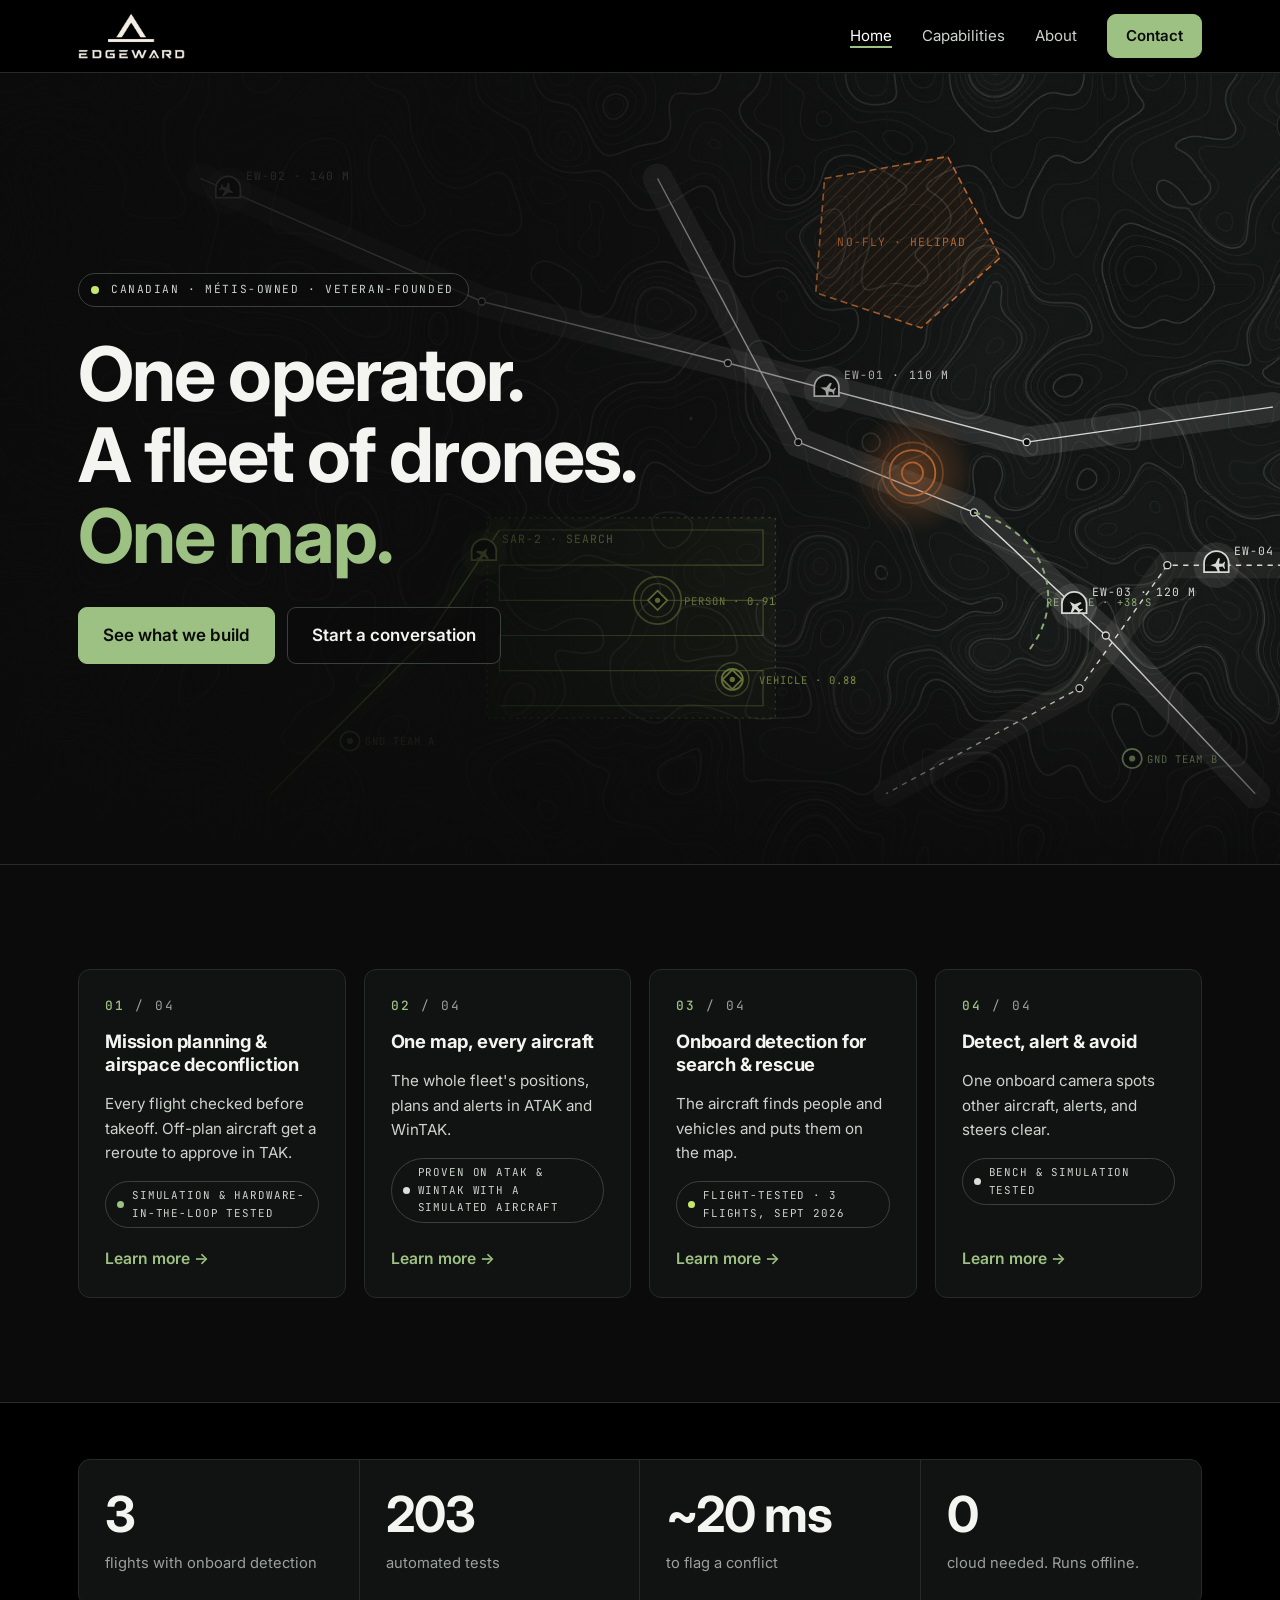
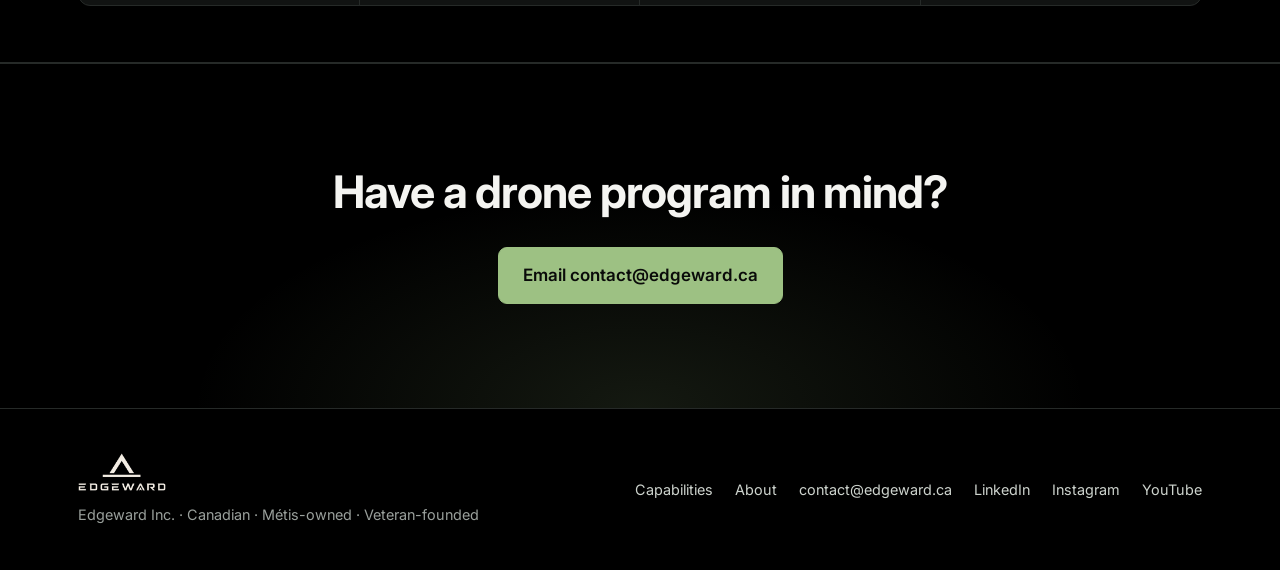
<file: index.html>
<!DOCTYPE html>
<html lang="en">
<head>
<meta charset="UTF-8">
<meta name="viewport" content="width=device-width, initial-scale=1.0">
<title>Edgeward | Autonomous drone operations on the TAK map</title>
<meta name="description" content="See everything. Decide first. Trust the mission. Edgeward builds autonomy for drone teams on the ATAK and WinTAK map they already carry. Canadian, Métis-owned, veteran-founded.">
<meta name="theme-color" content="#000000">
<meta property="og:type" content="website">
<meta property="og:url" content="https://edgeward.ca/">
<meta property="og:title" content="Edgeward | Autonomous drone operations on the TAK map">
<meta property="og:description" content="See everything. Decide first. Trust the mission. Edgeward builds autonomy for drone teams on the ATAK and WinTAK map they already carry. Canadian, Métis-owned, veteran-founded.">
<meta property="og:image" content="https://edgeward.ca/assets/og-image.png">
<meta property="og:image:width" content="1200">
<meta property="og:image:height" content="630">
<meta property="og:locale" content="en_CA">
<meta name="twitter:card" content="summary_large_image">
<link rel="icon" type="image/svg+xml" href="assets/favicon.svg">
<link rel="icon" type="image/png" sizes="32x32" href="assets/favicon-32.png">
<link rel="apple-touch-icon" href="assets/apple-touch-icon.png">
<link rel="preconnect" href="https://fonts.googleapis.com">
<link rel="preconnect" href="https://fonts.gstatic.com" crossorigin>
<link href="https://fonts.googleapis.com/css2?family=Inter:wght@400;500;600;700&family=JetBrains+Mono:wght@400;500;600&display=swap" rel="stylesheet">
<link rel="stylesheet" href="assets/site.css">
</head>
<body>
<header class="site-head">
  <div class="wrap">
    <a class="brand" href="index.html" aria-label="Edgeward home"><img src="assets/img/logo-wordmark.png" alt="Edgeward" width="107" height="46"></a>
    <button class="menu-btn" aria-label="Menu" aria-expanded="false">Menu</button>
    <nav class="nav">
      <a href="index.html" aria-current="page">Home</a>
      <a href="capabilities.html">Capabilities</a>
      <a href="about.html">About</a>
      <a class="btn" href="contact.html">Contact</a>
    </nav>
  </div>
</header>
<main>
<section class="hero hero-full">
  <div class="hero-bg"><svg class="scene hero-map" viewBox="0 0 1600 900" preserveAspectRatio="xMidYMid slice" role="img" aria-label="Concept view of the Edgeward common operating picture: aircraft moving on planned routes, a predicted conflict with a reroute, a no-fly zone, a search pattern and two detections"><defs><pattern id="hh" width="10" height="10" patternUnits="userSpaceOnUse" patternTransform="rotate(45)"><rect width="10" height="10" fill="#E07B39" fill-opacity=".06"/><line x1="0" y1="0" x2="0" y2="10" stroke="#E07B39" stroke-opacity=".35" stroke-width="2"/></pattern><radialGradient id="hg"><stop offset="0" stop-color="#E07B39" stop-opacity=".45"/><stop offset="1" stop-color="#E07B39" stop-opacity="0"/></radialGradient></defs><image href="assets/img/terrain-hero.jpg" width="1600" height="900"/><path d="M1010,120 L1150,95 L1210,210 L1120,290 L1000,250Z" fill="url(#hh)" stroke="#E07B39" stroke-width="1.8" stroke-dasharray="8 5"/><text x="1098.0" y="197.0" font-family="'JetBrains Mono',ui-monospace,Menlo,monospace" font-size="13" fill="#E07B39" letter-spacing="1.2" text-anchor="middle">NO-FLY · HELIPAD</text><rect x="626" y="506" width="328" height="228" fill="#C5E86C" fill-opacity=".05" stroke="#C5E86C" stroke-opacity=".5" stroke-dasharray="3 5"/><path d="M640,520 L940,520 L940,560 L640,560 L640,600 L940,600 L940,640 L640,640 L640,680 L940,680 L940,720 L640,720" fill="none" stroke="#C5E86C" stroke-opacity=".5" stroke-width="1.3"/><path d="M380,820 L560,640 L640,520" fill="none" stroke="#C5E86C" stroke-opacity="0.08" stroke-width="26" stroke-linejoin="round" stroke-linecap="round"/><path d="M380,820 L560,640 L640,520" fill="none" stroke="#C5E86C" stroke-width="1.6" stroke-linejoin="round"/><circle cx="560" cy="640" r="4" fill="#0C0E0D" stroke="#C5E86C" stroke-width="1.5"/><path d="M300,120 L620,260 L900,330 L1240,420 L1520,380" fill="none" stroke="#F4F4F1" stroke-opacity="0.12" stroke-width="34" stroke-linejoin="round" stroke-linecap="round"/><path d="M300,120 L620,260 L900,330 L1240,420 L1520,380" fill="none" stroke="#F4F4F1" stroke-width="1.6" stroke-linejoin="round"/><circle cx="620" cy="260" r="4" fill="#0C0E0D" stroke="#F4F4F1" stroke-width="1.5"/><circle cx="900" cy="330" r="4" fill="#0C0E0D" stroke="#F4F4F1" stroke-width="1.5"/><circle cx="1240" cy="420" r="4" fill="#0C0E0D" stroke="#F4F4F1" stroke-width="1.5"/><path d="M1500,820 L1330,640 L1180,500 L980,420 L820,120" fill="none" stroke="#F4F4F1" stroke-opacity="0.12" stroke-width="34" stroke-linejoin="round" stroke-linecap="round"/><path d="M1500,820 L1330,640 L1180,500 L980,420 L820,120" fill="none" stroke="#F4F4F1" stroke-width="1.6" stroke-linejoin="round"/><circle cx="1330" cy="640" r="4" fill="#0C0E0D" stroke="#F4F4F1" stroke-width="1.5"/><circle cx="1180" cy="500" r="4" fill="#0C0E0D" stroke="#F4F4F1" stroke-width="1.5"/><circle cx="980" cy="420" r="4" fill="#0C0E0D" stroke="#F4F4F1" stroke-width="1.5"/><path d="M1580,560 L1400,560 L1300,700 L1080,820" fill="none" stroke="#F4F4F1" stroke-opacity="0.07" stroke-width="30" stroke-linejoin="round" stroke-linecap="round"/><path d="M1580,560 L1400,560 L1300,700 L1080,820" fill="none" stroke="#F4F4F1" stroke-width="1.6" stroke-dasharray="6 6" stroke-linejoin="round"/><circle cx="1400" cy="560" r="4" fill="#0C0E0D" stroke="#F4F4F1" stroke-width="1.5"/><circle cx="1300" cy="700" r="4" fill="#0C0E0D" stroke="#F4F4F1" stroke-width="1.5"/><circle cx="1110" cy="455" r="70" fill="url(#hg)"/><path d="M1180,500 C1260,520 1290,600 1240,660" fill="none" stroke="#9DC183" stroke-width="2.2" stroke-dasharray="7 6"/><text x="1262" y="606" font-family="'JetBrains Mono',ui-monospace,Menlo,monospace" font-size="12" fill="#9DC183" letter-spacing="1.2">REROUTE · +38 S</text><circle cx="1110" cy="455" r="26" fill="none" stroke="#E07B39" stroke-width="2"/><circle cx="1110" cy="455" r="12" fill="none" stroke="#E07B39" stroke-width="2"><animate attributeName="r" values="12;58" dur="2.4s" begin="0s" repeatCount="indefinite"/><animate attributeName="opacity" values=".9;0" dur="2.4s" begin="0s" repeatCount="indefinite"/></circle><circle cx="1110" cy="455" r="12" fill="none" stroke="#E07B39" stroke-width="2"><animate attributeName="r" values="12;58" dur="2.4s" begin="1.2s" repeatCount="indefinite"/><animate attributeName="opacity" values=".9;0" dur="2.4s" begin="1.2s" repeatCount="indefinite"/></circle><circle cx="820" cy="600" r="12" fill="none" stroke="#C5E86C" stroke-width="2"><animate attributeName="r" values="12;58" dur="2.4s" begin="0.4s" repeatCount="indefinite"/><animate attributeName="opacity" values=".9;0" dur="2.4s" begin="0.4s" repeatCount="indefinite"/></circle><circle cx="905" cy="690" r="12" fill="none" stroke="#C5E86C" stroke-width="2"><animate attributeName="r" values="12;58" dur="2.4s" begin="1.6s" repeatCount="indefinite"/><animate attributeName="opacity" values=".9;0" dur="2.4s" begin="1.6s" repeatCount="indefinite"/></circle><g transform="translate(820,600)"><circle r="19" fill="none" stroke="#C5E86C" stroke-opacity=".5" stroke-width="1.5"/><path d="M0,-11 L11,0 L0,11 L-11,0Z" fill="#0C0E0D" fill-opacity=".92" stroke="#C5E86C" stroke-width="2"/><circle r="3" fill="#C5E86C"/><text x="30" y="5" font-family="'JetBrains Mono',ui-monospace,Menlo,monospace" font-size="12" fill="#C5E86C" letter-spacing="1.2">PERSON · 0.91</text></g><g transform="translate(905,690)"><circle r="19" fill="none" stroke="#C5E86C" stroke-opacity=".5" stroke-width="1.5"/><path d="M0,-11 L11,0 L0,11 L-11,0Z" fill="#0C0E0D" fill-opacity=".92" stroke="#C5E86C" stroke-width="2"/><circle r="3" fill="#C5E86C"/><text x="30" y="5" font-family="'JetBrains Mono',ui-monospace,Menlo,monospace" font-size="12" fill="#C5E86C" letter-spacing="1.2">VEHICLE · 0.88</text></g><g transform="translate(470,760)"><circle r="11" fill="#0C0E0D" fill-opacity=".9" stroke="#9DC183" stroke-width="2"/><circle r="3.5" fill="#9DC183"/><text x="17" y="5" font-family="'JetBrains Mono',ui-monospace,Menlo,monospace" font-size="12" fill="#9DC183" letter-spacing="1.2">GND TEAM A</text></g><g transform="translate(1360,780)"><circle r="11" fill="#0C0E0D" fill-opacity=".9" stroke="#9DC183" stroke-width="2"/><circle r="3.5" fill="#9DC183"/><text x="17" y="5" font-family="'JetBrains Mono',ui-monospace,Menlo,monospace" font-size="12" fill="#9DC183" letter-spacing="1.2">GND TEAM B</text></g><g><animateMotion dur="44s" begin="0s" repeatCount="indefinite" path="M300,120 L620,260 L900,330 L1240,420 L1520,380"/><circle r="26.0" fill="#F4F4F1" opacity=".10"/><path d="M-14.0,8.0 V-2.0 A14.0,14.0 0 0 1 14.0,-2.0 V8.0 Z" fill="#0C0E0D" fill-opacity=".92" stroke="#F4F4F1" stroke-width="2"/><text x="20.0" y="-12.0" font-family="'JetBrains Mono',ui-monospace,Menlo,monospace" font-size="13.0" fill="#F4F4F1" letter-spacing="1.2">EW-02 · 140 M</text></g><g><animateMotion dur="44s" begin="0s" repeatCount="indefinite" path="M300,120 L620,260 L900,330 L1240,420 L1520,380" rotate="auto"/><path transform="rotate(90) scale(1.0) translate(0,1)" d="M0,-8 L2,-2 L8,1 L8,3 L2,2 L1.5,6 L4,8 L4,9 L0,8 L-4,9 L-4,8 L-1.5,6 L-2,2 L-8,3 L-8,1 L-2,-2 Z" fill="#F4F4F1"/></g><g><animateMotion dur="52s" begin="-20s" repeatCount="indefinite" path="M1520,380 L1240,420 L900,330 L620,260 L300,120"/><circle r="26.0" fill="#F4F4F1" opacity=".10"/><path d="M-14.0,8.0 V-2.0 A14.0,14.0 0 0 1 14.0,-2.0 V8.0 Z" fill="#0C0E0D" fill-opacity=".92" stroke="#F4F4F1" stroke-width="2"/><text x="20.0" y="-12.0" font-family="'JetBrains Mono',ui-monospace,Menlo,monospace" font-size="13.0" fill="#F4F4F1" letter-spacing="1.2">EW-01 · 110 M</text></g><g><animateMotion dur="52s" begin="-20s" repeatCount="indefinite" path="M1520,380 L1240,420 L900,330 L620,260 L300,120" rotate="auto"/><path transform="rotate(90) scale(1.0) translate(0,1)" d="M0,-8 L2,-2 L8,1 L8,3 L2,2 L1.5,6 L4,8 L4,9 L0,8 L-4,9 L-4,8 L-1.5,6 L-2,2 L-8,3 L-8,1 L-2,-2 Z" fill="#F4F4F1"/></g><g><animateMotion dur="38s" begin="-10s" repeatCount="indefinite" path="M1500,820 L1330,640 L1180,500 L980,420 L820,120"/><circle r="26.0" fill="#F4F4F1" opacity=".10"/><path d="M-14.0,8.0 V-2.0 A14.0,14.0 0 0 1 14.0,-2.0 V8.0 Z" fill="#0C0E0D" fill-opacity=".92" stroke="#F4F4F1" stroke-width="2"/><text x="20.0" y="-12.0" font-family="'JetBrains Mono',ui-monospace,Menlo,monospace" font-size="13.0" fill="#F4F4F1" letter-spacing="1.2">EW-03 · 120 M</text></g><g><animateMotion dur="38s" begin="-10s" repeatCount="indefinite" path="M1500,820 L1330,640 L1180,500 L980,420 L820,120" rotate="auto"/><path transform="rotate(90) scale(1.0) translate(0,1)" d="M0,-8 L2,-2 L8,1 L8,3 L2,2 L1.5,6 L4,8 L4,9 L0,8 L-4,9 L-4,8 L-1.5,6 L-2,2 L-8,3 L-8,1 L-2,-2 Z" fill="#F4F4F1"/></g><g><animateMotion dur="30s" begin="-5s" repeatCount="indefinite" path="M1580,560 L1400,560 L1300,700 L1080,820"/><circle r="26.0" fill="#F4F4F1" opacity=".10"/><path d="M-14.0,8.0 V-2.0 A14.0,14.0 0 0 1 14.0,-2.0 V8.0 Z" fill="#0C0E0D" fill-opacity=".92" stroke="#F4F4F1" stroke-width="2"/><text x="20.0" y="-12.0" font-family="'JetBrains Mono',ui-monospace,Menlo,monospace" font-size="13.0" fill="#F4F4F1" letter-spacing="1.2">EW-04 · 90 M</text></g><g><animateMotion dur="30s" begin="-5s" repeatCount="indefinite" path="M1580,560 L1400,560 L1300,700 L1080,820" rotate="auto"/><path transform="rotate(90) scale(1.0) translate(0,1)" d="M0,-8 L2,-2 L8,1 L8,3 L2,2 L1.5,6 L4,8 L4,9 L0,8 L-4,9 L-4,8 L-1.5,6 L-2,2 L-8,3 L-8,1 L-2,-2 Z" fill="#F4F4F1"/></g><g><animateMotion dur="60s" begin="-8s" repeatCount="indefinite" path="M380,820 L560,640 L640,520 L940,520 L940,560 L640,560 L640,600 L940,600 L940,640 L640,640 L640,680 L940,680 L940,720 L640,720"/><circle r="26.0" fill="#C5E86C" opacity=".10"/><path d="M-14.0,8.0 V-2.0 A14.0,14.0 0 0 1 14.0,-2.0 V8.0 Z" fill="#0C0E0D" fill-opacity=".92" stroke="#C5E86C" stroke-width="2"/><text x="20.0" y="-12.0" font-family="'JetBrains Mono',ui-monospace,Menlo,monospace" font-size="13.0" fill="#C5E86C" letter-spacing="1.2">SAR-2 · SEARCH</text></g><g><animateMotion dur="60s" begin="-8s" repeatCount="indefinite" path="M380,820 L560,640 L640,520 L940,520 L940,560 L640,560 L640,600 L940,600 L940,640 L640,640 L640,680 L940,680 L940,720 L640,720" rotate="auto"/><path transform="rotate(90) scale(1.0) translate(0,1)" d="M0,-8 L2,-2 L8,1 L8,3 L2,2 L1.5,6 L4,8 L4,9 L0,8 L-4,9 L-4,8 L-1.5,6 L-2,2 L-8,3 L-8,1 L-2,-2 Z" fill="#C5E86C"/></g><g transform="translate(1545,60)"><circle r="20" fill="#0C0E0D" fill-opacity=".7" stroke="#333936"/><path d="M0,-13 L6,6 L0,2 L-6,6Z" fill="#F4F4F1"/></g></svg></div>
  <div class="wrap">
    <div class="tag"><span class="dot"></span><span class="mono">Canadian · Métis-owned · Veteran-founded</span></div>
    <h1>One operator.<br>A fleet of drones.<br><span class="hl">One map.</span></h1>
    <div class="btns"><a class="btn" href="capabilities.html">See what we build</a><a class="btn ghost" href="contact.html">Start a conversation</a></div>
  </div>
</section>

<section>
  <div class="wrap">
    <div class="capgrid rv"><a class="capcard" href="capabilities.html#deconfliction"><span class="num"><b>01</b> / 04</span><h3>Mission planning &amp; airspace deconfliction</h3><p>Every flight checked before takeoff. Off-plan aircraft get a reroute to approve in TAK.</p><div class="chips"><span class="chip sim">Simulation &amp; hardware-in-the-loop tested</span></div><span class="more">Learn more →</span></a><a class="capcard" href="capabilities.html#one-map"><span class="num"><b>02</b> / 04</span><h3>One map, every aircraft</h3><p>The whole fleet's positions, plans and alerts in ATAK and WinTAK.</p><div class="chips"><span class="chip bench">Proven on ATAK &amp; WinTAK with a simulated aircraft</span></div><span class="more">Learn more →</span></a><a class="capcard" href="capabilities.html#detection"><span class="num"><b>03</b> / 04</span><h3>Onboard detection for search &amp; rescue</h3><p>The aircraft finds people and vehicles and puts them on the map.</p><div class="chips"><span class="chip flight">Flight-tested · 3 flights, Sept 2026</span></div><span class="more">Learn more →</span></a><a class="capcard" href="capabilities.html#daa"><span class="num"><b>04</b> / 04</span><h3>Detect, alert &amp; avoid</h3><p>One onboard camera spots other aircraft, alerts, and steers clear.</p><div class="chips"><span class="chip bench">Bench &amp; simulation tested</span></div><span class="more">Learn more →</span></a></div>
  </div>
</section>

<section class="alt" style="padding:56px 0">
  <div class="wrap">
    <div class="stats rv">
      <div class="stat"><b>3</b><span>flights with onboard detection</span></div>
      <div class="stat"><b>203</b><span>automated tests</span></div>
      <div class="stat"><b>~20 ms</b><span>to flag a conflict</span></div>
      <div class="stat"><b>0</b><span>cloud needed. Runs offline.</span></div>
    </div>
  </div>
</section>
<section class="cta">
  <div class="wrap rv">
    <h2>Have a drone program in mind?</h2>
    <div class="btns"><a class="btn" href="mailto:contact@edgeward.ca">Email contact@edgeward.ca</a></div>
  </div>
</section>
</main>
<footer class="site-foot">
  <div class="wrap">
    <div><img src="assets/img/logo-wordmark.png" alt="Edgeward" width="88" height="38"><p style="margin:12px 0 0">Edgeward Inc. · Canadian · Métis-owned · Veteran-founded</p></div>
    <nav><a href="capabilities.html">Capabilities</a><a href="about.html">About</a><a href="mailto:contact@edgeward.ca">contact@edgeward.ca</a><a href="https://www.linkedin.com/company/edgewardisr/">LinkedIn</a><a href="https://www.instagram.com/edgewardisr/">Instagram</a><a href="https://www.youtube.com/@Edge_Ward_ISR">YouTube</a></nav>
  </div>
</footer>
<script src="assets/site.js"></script>
</body>
</html>
</file>
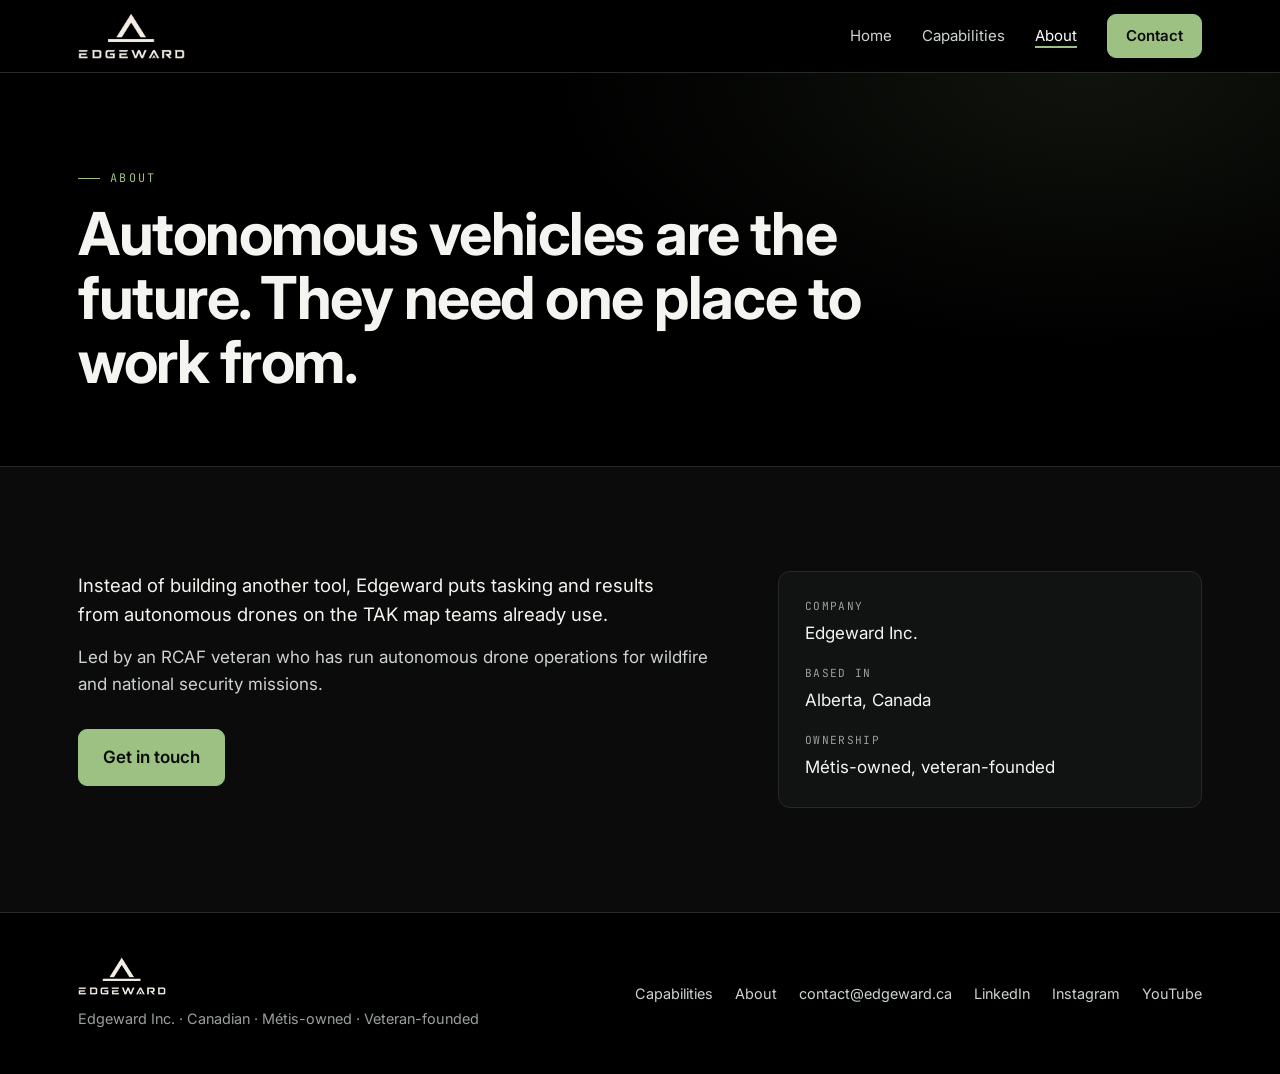
<file: about.html>
<!DOCTYPE html>
<html lang="en">
<head>
<meta charset="UTF-8">
<meta name="viewport" content="width=device-width, initial-scale=1.0">
<title>About | Edgeward</title>
<meta name="description" content="Edgeward is a Canadian, Métis-owned, veteran-founded drone software company based in Alberta.">
<meta name="theme-color" content="#000000">
<meta property="og:type" content="website">
<meta property="og:url" content="https://edgeward.ca/about.html">
<meta property="og:title" content="About | Edgeward">
<meta property="og:description" content="Edgeward is a Canadian, Métis-owned, veteran-founded drone software company based in Alberta.">
<meta property="og:image" content="https://edgeward.ca/assets/og-image.png">
<meta property="og:image:width" content="1200">
<meta property="og:image:height" content="630">
<meta property="og:locale" content="en_CA">
<meta name="twitter:card" content="summary_large_image">
<link rel="icon" type="image/svg+xml" href="assets/favicon.svg">
<link rel="icon" type="image/png" sizes="32x32" href="assets/favicon-32.png">
<link rel="apple-touch-icon" href="assets/apple-touch-icon.png">
<link rel="preconnect" href="https://fonts.googleapis.com">
<link rel="preconnect" href="https://fonts.gstatic.com" crossorigin>
<link href="https://fonts.googleapis.com/css2?family=Inter:wght@400;500;600;700&family=JetBrains+Mono:wght@400;500;600&display=swap" rel="stylesheet">
<link rel="stylesheet" href="assets/site.css">
</head>
<body>
<header class="site-head">
  <div class="wrap">
    <a class="brand" href="index.html" aria-label="Edgeward home"><img src="assets/img/logo-wordmark.png" alt="Edgeward" width="107" height="46"></a>
    <button class="menu-btn" aria-label="Menu" aria-expanded="false">Menu</button>
    <nav class="nav">
      <a href="index.html">Home</a>
      <a href="capabilities.html">Capabilities</a>
      <a href="about.html" aria-current="page">About</a>
      <a class="btn" href="contact.html">Contact</a>
    </nav>
  </div>
</header>
<main>
<section class="page-head"><div class="wrap"><p class="eyebrow">About</p><h1>Autonomous vehicles are the future. They need one place to work from.</h1></div></section>
<section>
  <div class="wrap about-grid">
    <div class="rv">
      <p class="lead">Instead of building another tool, Edgeward puts tasking and results from autonomous drones on the TAK map teams already use.</p>
      <p>Led by an RCAF veteran who has run autonomous drone operations for wildfire and national security missions.</p>
      <div class="btns"><a class="btn" href="contact.html">Get in touch</a></div>
    </div>
    <aside class="facts rv">
      <dl>
        <dt>Company</dt><dd>Edgeward Inc.</dd>
        <dt>Based in</dt><dd>Alberta, Canada</dd>
        <dt>Ownership</dt><dd>Métis-owned, veteran-founded</dd>
      </dl>
    </aside>
  </div>
</section>
</main>
<footer class="site-foot">
  <div class="wrap">
    <div><img src="assets/img/logo-wordmark.png" alt="Edgeward" width="88" height="38"><p style="margin:12px 0 0">Edgeward Inc. · Canadian · Métis-owned · Veteran-founded</p></div>
    <nav><a href="capabilities.html">Capabilities</a><a href="about.html">About</a><a href="mailto:contact@edgeward.ca">contact@edgeward.ca</a><a href="https://www.linkedin.com/company/edgewardisr/">LinkedIn</a><a href="https://www.instagram.com/edgewardisr/">Instagram</a><a href="https://www.youtube.com/@Edge_Ward_ISR">YouTube</a></nav>
  </div>
</footer>
<script src="assets/site.js"></script>
</body>
</html>
</file>
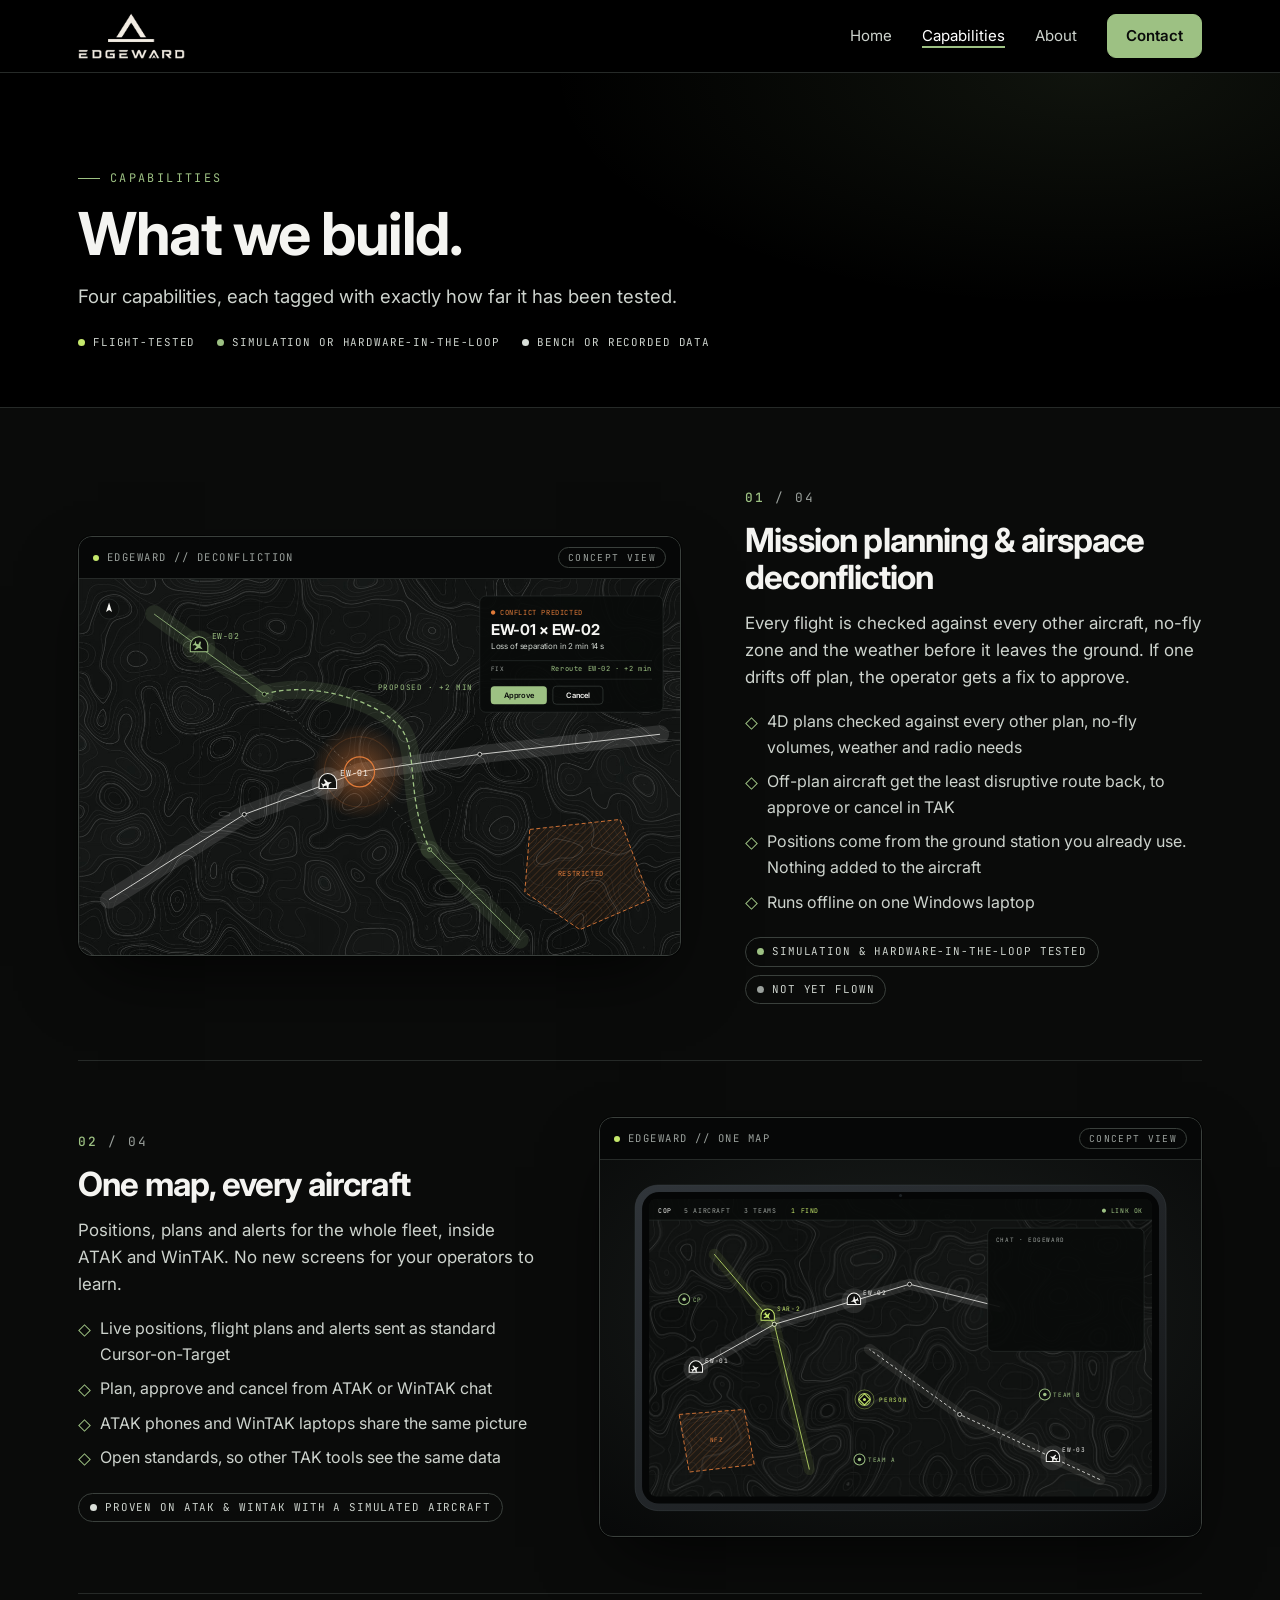
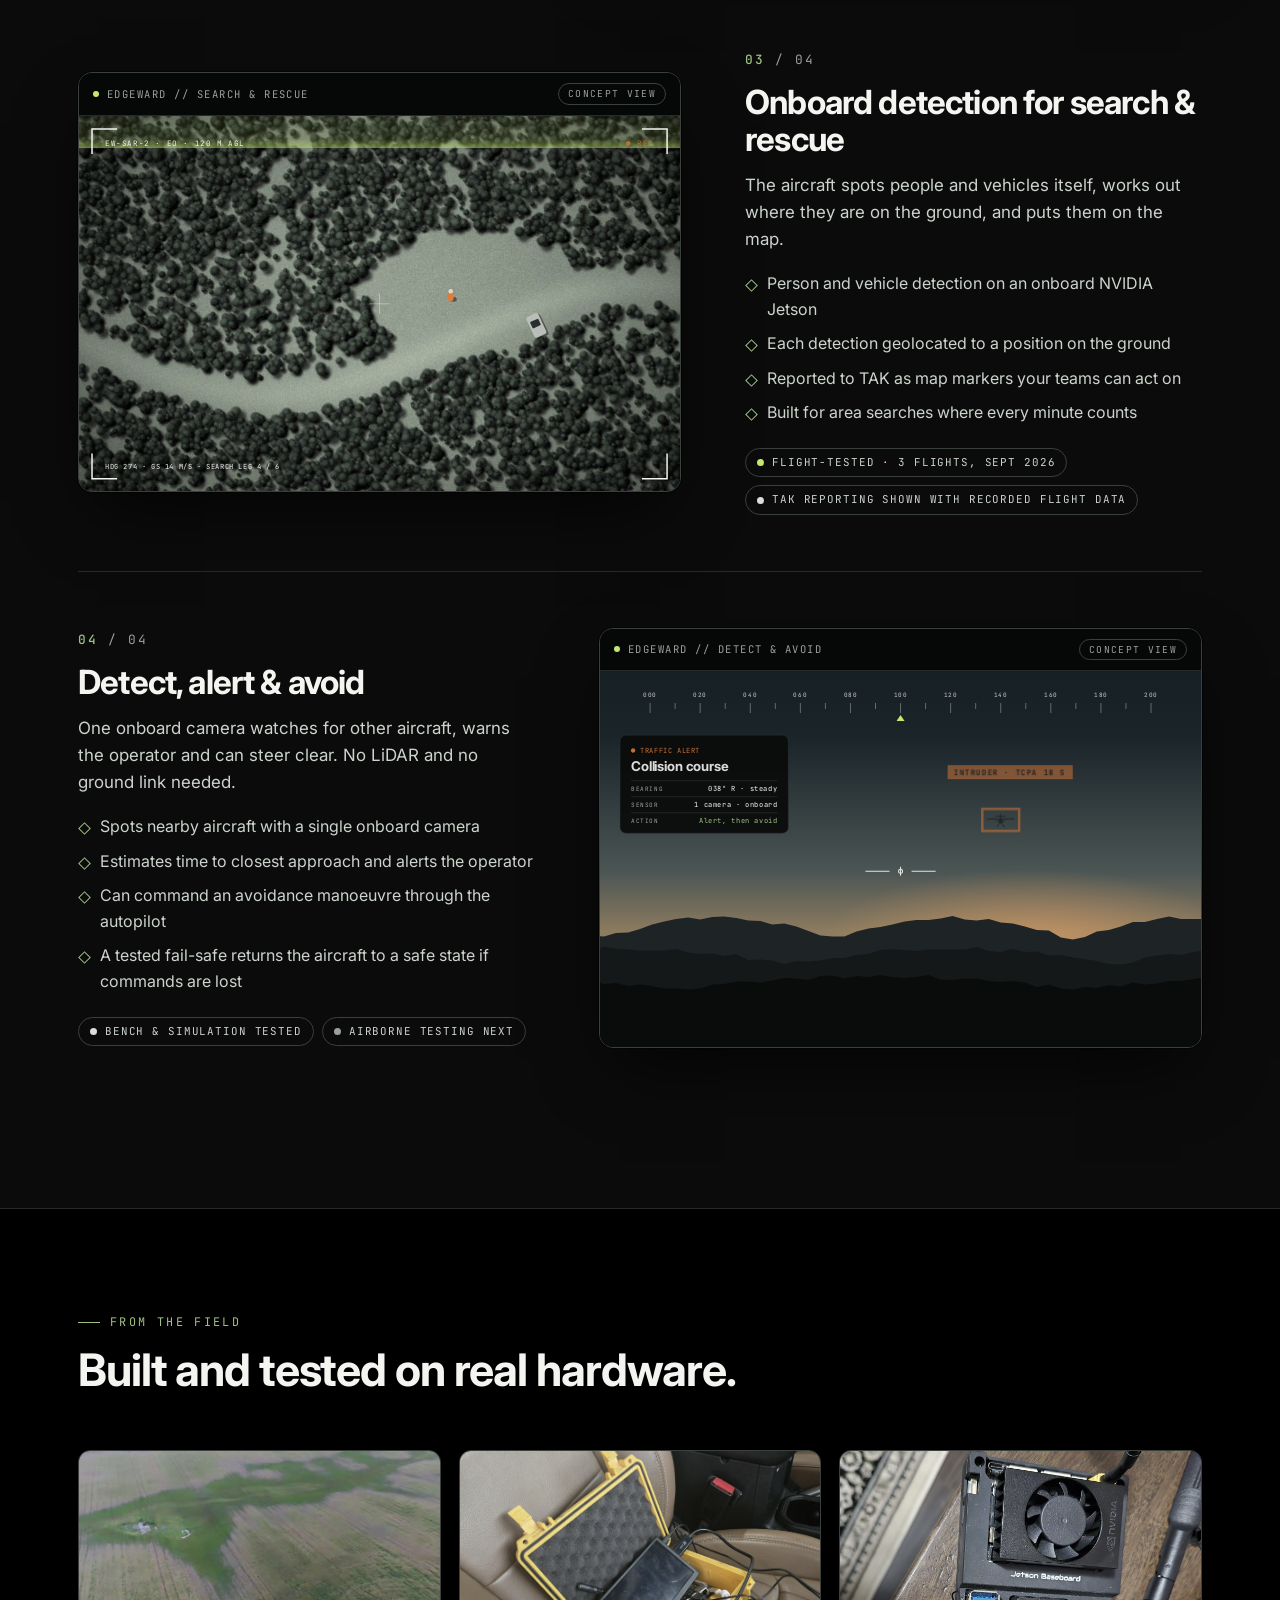
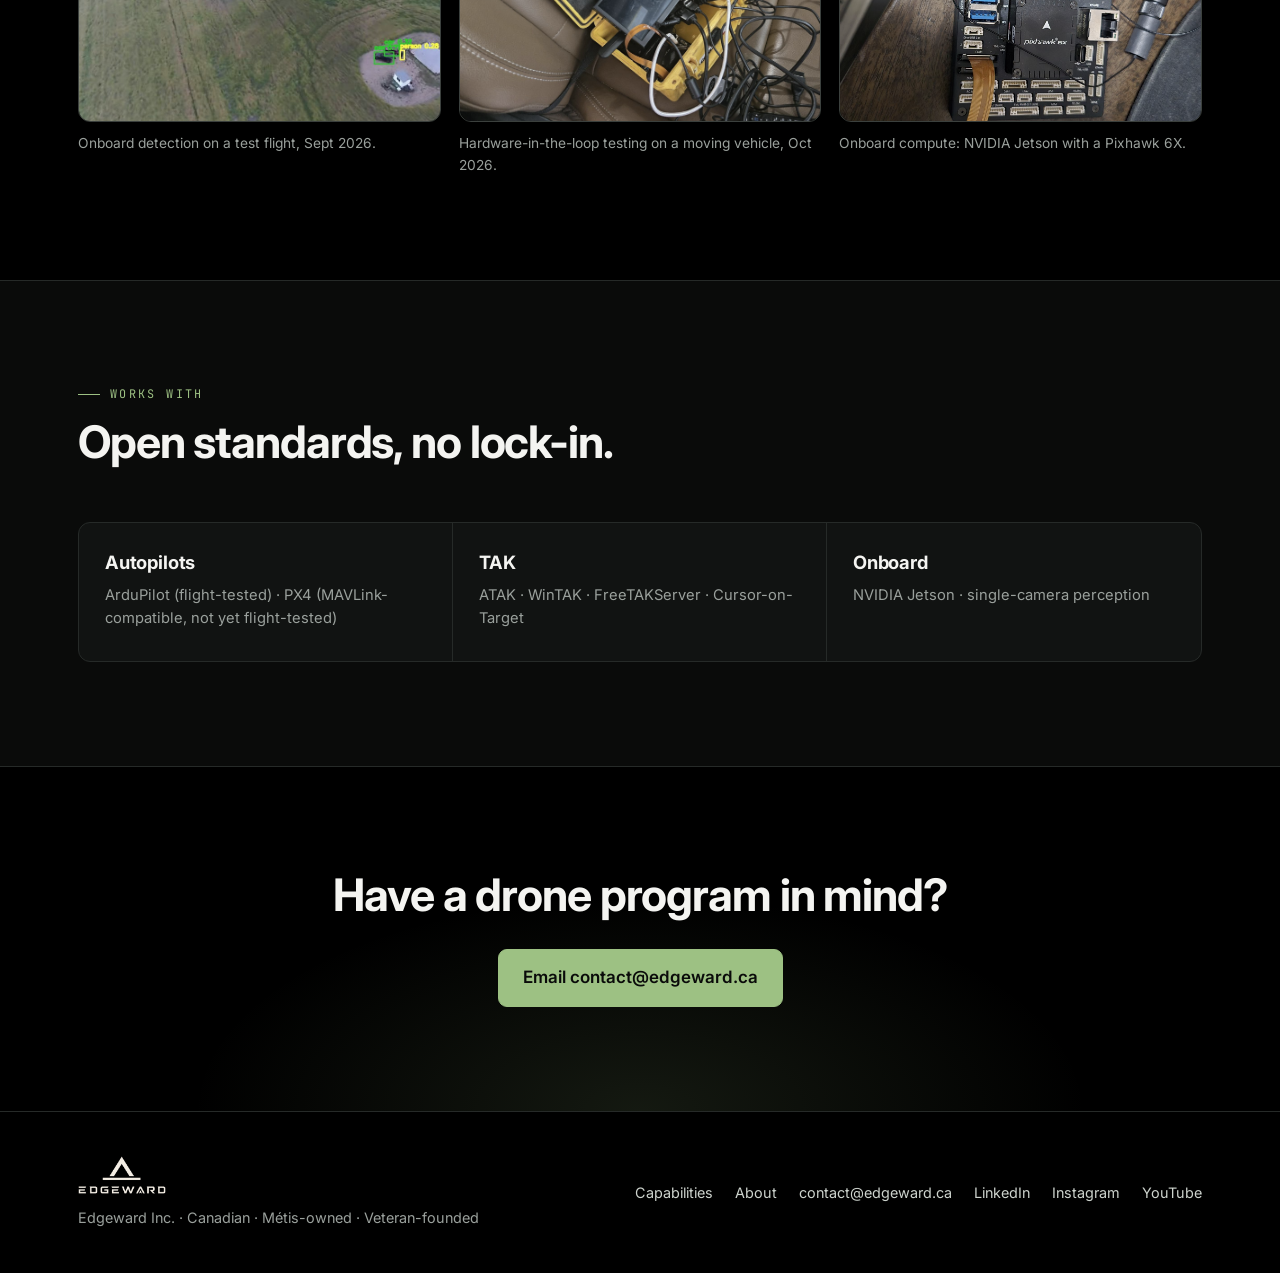
<file: capabilities.html>
<!DOCTYPE html>
<html lang="en">
<head>
<meta charset="UTF-8">
<meta name="viewport" content="width=device-width, initial-scale=1.0">
<title>Capabilities | Edgeward</title>
<meta name="description" content="Mission planning and deconfliction, one map in TAK, onboard detection, and detect and avoid.">
<meta name="theme-color" content="#000000">
<meta property="og:type" content="website">
<meta property="og:url" content="https://edgeward.ca/capabilities.html">
<meta property="og:title" content="Capabilities | Edgeward">
<meta property="og:description" content="Mission planning and deconfliction, one map in TAK, onboard detection, and detect and avoid.">
<meta property="og:image" content="https://edgeward.ca/assets/og-image.png">
<meta property="og:image:width" content="1200">
<meta property="og:image:height" content="630">
<meta property="og:locale" content="en_CA">
<meta name="twitter:card" content="summary_large_image">
<link rel="icon" type="image/svg+xml" href="assets/favicon.svg">
<link rel="icon" type="image/png" sizes="32x32" href="assets/favicon-32.png">
<link rel="apple-touch-icon" href="assets/apple-touch-icon.png">
<link rel="preconnect" href="https://fonts.googleapis.com">
<link rel="preconnect" href="https://fonts.gstatic.com" crossorigin>
<link href="https://fonts.googleapis.com/css2?family=Inter:wght@400;500;600;700&family=JetBrains+Mono:wght@400;500;600&display=swap" rel="stylesheet">
<link rel="stylesheet" href="assets/site.css">
</head>
<body>
<header class="site-head">
  <div class="wrap">
    <a class="brand" href="index.html" aria-label="Edgeward home"><img src="assets/img/logo-wordmark.png" alt="Edgeward" width="107" height="46"></a>
    <button class="menu-btn" aria-label="Menu" aria-expanded="false">Menu</button>
    <nav class="nav">
      <a href="index.html">Home</a>
      <a href="capabilities.html" aria-current="page">Capabilities</a>
      <a href="about.html">About</a>
      <a class="btn" href="contact.html">Contact</a>
    </nav>
  </div>
</header>
<main>
<section class="page-head"><div class="wrap"><p class="eyebrow">Capabilities</p><h1>What we build.</h1><p class="lead">Four capabilities, each tagged with exactly how far it has been tested.</p>
<div class="legend"><span class="chip flight">Flight-tested</span><span class="chip sim">Simulation or hardware-in-the-loop</span><span class="chip bench">Bench or recorded data</span></div></div></section>
<section style="padding-top:24px">
  <div class="wrap">
<div class="show rv" id="deconfliction" style="scroll-margin-top:90px"><figure class="screen"><div class="screen-bar"><span class="mono"><i></i>Edgeward // Deconfliction</span><span class="mono cv">Concept view</span></div><svg class="scene" viewBox="0 0 1200 750" preserveAspectRatio="xMidYMid slice" role="img" aria-label="Concept view: two aircraft on conflicting routes; the operator approves a reroute and the second aircraft flies around the conflict"><defs><pattern id="dh" width="10" height="10" patternUnits="userSpaceOnUse" patternTransform="rotate(45)"><rect width="10" height="10" fill="#E07B39" fill-opacity=".06"/><line x1="0" y1="0" x2="0" y2="10" stroke="#E07B39" stroke-opacity=".35" stroke-width="2"/></pattern><radialGradient id="dg"><stop offset="0" stop-color="#E07B39" stop-opacity=".5"/><stop offset="1" stop-color="#E07B39" stop-opacity="0"/></radialGradient></defs><image href="assets/img/terrain-a.jpg" x="0" y="-75" width="1200" height="900"/><path d="M900,500 L1080,480 L1140,640 L1000,700 L890,625Z" fill="url(#dh)" stroke="#E07B39" stroke-width="1.8" stroke-dasharray="8 5"/><text x="1002.0" y="593.0" font-family="'JetBrains Mono',ui-monospace,Menlo,monospace" font-size="14" fill="#E07B39" letter-spacing="1.2" text-anchor="middle">RESTRICTED</text><path d="M60,640 L330,470 L560,385 L800,350 L1160,310" fill="none" stroke="#F4F4F1" stroke-opacity="0.12" stroke-width="36" stroke-linejoin="round" stroke-linecap="round"/><path d="M60,640 L330,470 L560,385 L800,350 L1160,310" fill="none" stroke="#F4F4F1" stroke-width="1.6" stroke-linejoin="round"/><circle cx="330" cy="470" r="4" fill="#0C0E0D" stroke="#F4F4F1" stroke-width="1.5"/><circle cx="560" cy="385" r="4" fill="#0C0E0D" stroke="#F4F4F1" stroke-width="1.5"/><circle cx="800" cy="350" r="4" fill="#0C0E0D" stroke="#F4F4F1" stroke-width="1.5"/><path d="M150,70 L370,230" fill="none" stroke="#9DC183" stroke-opacity="0.12" stroke-width="36" stroke-linejoin="round" stroke-linecap="round"/><path d="M150,70 L370,230" fill="none" stroke="#9DC183" stroke-width="1.6" stroke-linejoin="round"/><path d="M700,540 L880,720" fill="none" stroke="#9DC183" stroke-opacity="0.12" stroke-width="36" stroke-linejoin="round" stroke-linecap="round"/><path d="M700,540 L880,720" fill="none" stroke="#9DC183" stroke-width="1.6" stroke-linejoin="round"/><circle cx="700" cy="540" r="4" fill="#0C0E0D" stroke="#9DC183" stroke-width="1.5"/><path d="M370,230 L560,385 L700,540" fill="none" stroke="#9AA09C" stroke-opacity=".55" stroke-width="1.6" stroke-dasharray="3 7"/><path d="M370,230 C470,200 620,250 650,310 C675,360 655,440 700,540" fill="none" stroke="#9DC183" stroke-opacity=".12" stroke-width="36" stroke-linecap="round"/><path d="M370,230 C470,200 620,250 650,310 C675,360 655,440 700,540" fill="none" stroke="#9DC183" stroke-width="2.6" stroke-dasharray="9 6"/><circle cx="370" cy="230" r="4" fill="#0C0E0D" stroke="#9DC183" stroke-width="1.5"/><g opacity="0"><animate attributeName="opacity" dur="14s" repeatCount="indefinite" values="0;0;1;1;0;0" keyTimes="0;0;0.025;0.315;0.34;1"/><circle cx="560" cy="385" r="95" fill="url(#dg)"/><circle cx="560" cy="385" r="30" fill="none" stroke="#E07B39" stroke-width="2.4"/><circle cx="560" cy="385" r="30" fill="none" stroke="#E07B39" stroke-width="2"><animate attributeName="r" values="30;80" dur="1.8s" begin="0s" repeatCount="indefinite"/><animate attributeName="opacity" values=".9;0" dur="1.8s" begin="0s" repeatCount="indefinite"/></circle></g><g opacity="0"><animate attributeName="opacity" dur="14s" repeatCount="indefinite" values="0;0;1;1;0;0" keyTimes="0;0;0.025;0.24500000000000002;0.27;1"/><text x="596" y="222" font-family="'JetBrains Mono',ui-monospace,Menlo,monospace" font-size="15" fill="#9DC183" letter-spacing="1.2">PROPOSED · +2 MIN</text></g><g opacity="0"><animate attributeName="opacity" dur="14s" repeatCount="indefinite" values="0;0;1;1;0;0" keyTimes="0;0.27;0.29500000000000004;0.975;1;1"/><text x="596" y="222" font-family="'JetBrains Mono',ui-monospace,Menlo,monospace" font-size="15" fill="#C5E86C" letter-spacing="1.2">APPROVED · REROUTING</text></g><g><animateMotion dur="14s" begin="-4.5s" repeatCount="indefinite" path="M60,640 L330,470 L560,385 L800,350 L1160,310"/><circle r="32.5" fill="#F4F4F1" opacity=".10"/><path d="M-17.5,10.0 V-2.5 A17.5,17.5 0 0 1 17.5,-2.5 V10.0 Z" fill="#0C0E0D" fill-opacity=".92" stroke="#F4F4F1" stroke-width="2"/><text x="25.0" y="-15.0" font-family="'JetBrains Mono',ui-monospace,Menlo,monospace" font-size="16.25" fill="#F4F4F1" letter-spacing="1.2">EW-01</text></g><g><animateMotion dur="14s" begin="-4.5s" repeatCount="indefinite" path="M60,640 L330,470 L560,385 L800,350 L1160,310" rotate="auto"/><path transform="rotate(90) scale(1.25) translate(0,1)" d="M0,-8 L2,-2 L8,1 L8,3 L2,2 L1.5,6 L4,8 L4,9 L0,8 L-4,9 L-4,8 L-1.5,6 L-2,2 L-8,3 L-8,1 L-2,-2 Z" fill="#F4F4F1"/></g><g><animateMotion dur="14s" begin="0s" repeatCount="indefinite" path="M150,70 L370,230 C470,200 620,250 650,310 C675,360 655,440 700,540 L880,720"/><circle r="32.5" fill="#9DC183" opacity=".10"/><path d="M-17.5,10.0 V-2.5 A17.5,17.5 0 0 1 17.5,-2.5 V10.0 Z" fill="#0C0E0D" fill-opacity=".92" stroke="#9DC183" stroke-width="2"/><text x="25.0" y="-15.0" font-family="'JetBrains Mono',ui-monospace,Menlo,monospace" font-size="16.25" fill="#9DC183" letter-spacing="1.2">EW-02</text></g><g><animateMotion dur="14s" begin="0s" repeatCount="indefinite" path="M150,70 L370,230 C470,200 620,250 650,310 C675,360 655,440 700,540 L880,720" rotate="auto"/><path transform="rotate(90) scale(1.25) translate(0,1)" d="M0,-8 L2,-2 L8,1 L8,3 L2,2 L1.5,6 L4,8 L4,9 L0,8 L-4,9 L-4,8 L-1.5,6 L-2,2 L-8,3 L-8,1 L-2,-2 Z" fill="#9DC183"/></g><rect x="800" y="34" width="366" height="232" rx="12" fill="rgba(9,11,10,.93)" stroke="#333936"/><g opacity="0"><animate attributeName="opacity" dur="14s" repeatCount="indefinite" values="0;0;1;1;0;0" keyTimes="0;0;0.025;0.24500000000000002;0.27;1"/><text x="822" y="72" font-family="'JetBrains Mono',ui-monospace,Menlo,monospace" font-size="14" fill="#E07B39" letter-spacing="1.2">● CONFLICT PREDICTED</text></g><g opacity="0"><animate attributeName="opacity" dur="14s" repeatCount="indefinite" values="0;0;1;1;0;0" keyTimes="0;0.27;0.29500000000000004;0.975;1;1"/><text x="822" y="72" font-family="'JetBrains Mono',ui-monospace,Menlo,monospace" font-size="14" fill="#C5E86C" letter-spacing="1.2">● REROUTE APPROVED</text></g><text x="822" y="112" font-family="Inter,system-ui,sans-serif" font-size="30" fill="#F4F4F1" letter-spacing="-0.3" font-weight="700">EW-01 × EW-02</text><g opacity="0"><animate attributeName="opacity" dur="14s" repeatCount="indefinite" values="0;0;1;1;0;0" keyTimes="0;0;0.025;0.24500000000000002;0.27;1"/><text x="822" y="140" font-family="Inter,system-ui,sans-serif" font-size="16" fill="#CDD3CD" letter-spacing="-0.3">Loss of separation in 2 min 14 s</text></g><g opacity="0"><animate attributeName="opacity" dur="14s" repeatCount="indefinite" values="0;0;1;1;0;0" keyTimes="0;0.27;0.29500000000000004;0.975;1;1"/><text x="822" y="140" font-family="Inter,system-ui,sans-serif" font-size="16" fill="#CDD3CD" letter-spacing="-0.3">Separation holds at 310 m</text></g><line x1="822" y1="163" x2="1144" y2="163" stroke="#333936"/><text x="822" y="184" font-family="'JetBrains Mono',ui-monospace,Menlo,monospace" font-size="12" fill="#9AA09C" letter-spacing="1.2">FIX</text><text x="1144" y="184" font-family="'JetBrains Mono',ui-monospace,Menlo,monospace" font-size="14" fill="#9DC183" letter-spacing="1.2" text-anchor="end">Reroute EW-02 · +2 min</text><line x1="822" y1="200" x2="1144" y2="200" stroke="#333936"/><rect x="822" y="214" width="112" height="36" rx="7" fill="#9DC183"/><text x="878" y="238" font-family="Inter,system-ui,sans-serif" font-size="15" fill="#0C0E0D" letter-spacing="-0.3" text-anchor="middle" font-weight="600">Approve</text><rect x="822" y="214" width="112" height="36" rx="7" fill="#fff" opacity="0"><animate attributeName="opacity" dur="14s" repeatCount="indefinite" values="0;0;.7;0;0" keyTimes="0;.24;.265;.31;1"/></rect><rect x="946" y="214" width="100" height="36" rx="7" fill="none" stroke="#4A524E"/><text x="996" y="238" font-family="Inter,system-ui,sans-serif" font-size="15" fill="#F4F4F1" letter-spacing="-0.3" text-anchor="middle" font-weight="600">Cancel</text><g transform="translate(60,60)"><circle r="20" fill="#0C0E0D" fill-opacity=".7" stroke="#333936"/><path d="M0,-13 L6,6 L0,2 L-6,6Z" fill="#F4F4F1"/></g></svg></figure><div><span class="num"><b>01</b> / 04</span><h2>Mission planning &amp; airspace deconfliction</h2><p>Every flight is checked against every other aircraft, no-fly zone and the weather before it leaves the ground. If one drifts off plan, the operator gets a fix to approve.</p><ul><li>4D plans checked against every other plan, no-fly volumes, weather and radio needs</li><li>Off-plan aircraft get the least disruptive route back, to approve or cancel in TAK</li><li>Positions come from the ground station you already use. Nothing added to the aircraft</li><li>Runs offline on one Windows laptop</li></ul><div class="chips"><span class="chip sim">Simulation &amp; hardware-in-the-loop tested</span><span class="chip ">Not yet flown</span></div></div></div>
<div class="show flip rv" id="one-map" style="scroll-margin-top:90px"><figure class="screen"><div class="screen-bar"><span class="mono"><i></i>Edgeward // One map</span><span class="mono cv">Concept view</span></div><svg class="scene" viewBox="0 0 1200 750" preserveAspectRatio="xMidYMid slice" role="img" aria-label="Concept view: a rugged tablet showing every aircraft, ground team and find on one TAK map, with alerts arriving in chat"><defs><pattern id="ch" width="10" height="10" patternUnits="userSpaceOnUse" patternTransform="rotate(45)"><rect width="10" height="10" fill="#E07B39" fill-opacity=".06"/><line x1="0" y1="0" x2="0" y2="10" stroke="#E07B39" stroke-opacity=".35" stroke-width="2"/></pattern><radialGradient id="cbg" cx=".5" cy=".4" r=".8"><stop offset="0" stop-color="#1B1F1D"/><stop offset="1" stop-color="#070808"/></radialGradient><linearGradient id="cfr" x1="0" y1="0" x2="1" y2="1"><stop offset="0" stop-color="#30353A"/><stop offset="1" stop-color="#131516"/></linearGradient><clipPath id="ccl"><rect x="98" y="78" width="1004" height="594" rx="14"/></clipPath></defs><rect width="1200" height="750" fill="url(#cbg)"/><rect x="70" y="50" width="1060" height="650" rx="46" fill="url(#cfr)" stroke="#3A4044"/><rect x="84" y="64" width="1032" height="622" rx="34" fill="#050606"/><circle cx="600" cy="71" r="3" fill="#1d2225"/><g clip-path="url(#ccl)"><g transform="translate(98,78)"><image href="assets/img/terrain-b.jpg" x="-150" y="-120" width="1300" height="836"/><path d="M60,430 L190,420 L210,530 L80,545Z" fill="url(#ch)" stroke="#E07B39" stroke-width="1.8" stroke-dasharray="8 5"/><text x="135.0" y="485.25" font-family="'JetBrains Mono',ui-monospace,Menlo,monospace" font-size="12" fill="#E07B39" letter-spacing="1.2" text-anchor="middle">NFZ</text><path d="M130,110 L250,250 L320,540" fill="none" stroke="#C5E86C" stroke-opacity="0.09" stroke-width="22" stroke-linejoin="round" stroke-linecap="round"/><path d="M130,110 L250,250 L320,540" fill="none" stroke="#C5E86C" stroke-width="1.6" stroke-linejoin="round"/><circle cx="250" cy="250" r="4" fill="#0C0E0D" stroke="#C5E86C" stroke-width="1.5"/><path d="M90,340 L250,250 L520,170 L700,215" fill="none" stroke="#F4F4F1" stroke-opacity="0.11" stroke-width="22" stroke-linejoin="round" stroke-linecap="round"/><path d="M90,340 L250,250 L520,170 L700,215" fill="none" stroke="#F4F4F1" stroke-width="1.6" stroke-linejoin="round"/><circle cx="250" cy="250" r="4" fill="#0C0E0D" stroke="#F4F4F1" stroke-width="1.5"/><circle cx="520" cy="170" r="4" fill="#0C0E0D" stroke="#F4F4F1" stroke-width="1.5"/><path d="M900,560 L620,430 L440,300" fill="none" stroke="#F4F4F1" stroke-opacity="0.08" stroke-width="22" stroke-linejoin="round" stroke-linecap="round"/><path d="M900,560 L620,430 L440,300" fill="none" stroke="#F4F4F1" stroke-width="1.6" stroke-dasharray="6 5" stroke-linejoin="round"/><circle cx="620" cy="430" r="4" fill="#0C0E0D" stroke="#F4F4F1" stroke-width="1.5"/><circle cx="430" cy="400" r="10" fill="none" stroke="#C5E86C" stroke-width="2"><animate attributeName="r" values="10;46" dur="2.4s" begin="0s" repeatCount="indefinite"/><animate attributeName="opacity" values=".9;0" dur="2.4s" begin="0s" repeatCount="indefinite"/></circle><g transform="translate(430,400)"><circle r="19" fill="none" stroke="#C5E86C" stroke-opacity=".5" stroke-width="1.5"/><path d="M0,-11 L11,0 L0,11 L-11,0Z" fill="#0C0E0D" fill-opacity=".92" stroke="#C5E86C" stroke-width="2"/><circle r="3" fill="#C5E86C"/><text x="30" y="5" font-family="'JetBrains Mono',ui-monospace,Menlo,monospace" font-size="12" fill="#C5E86C" letter-spacing="1.2">PERSON</text></g><g transform="translate(420,520)"><circle r="11" fill="#0C0E0D" fill-opacity=".9" stroke="#9DC183" stroke-width="2"/><circle r="3.5" fill="#9DC183"/><text x="17" y="5" font-family="'JetBrains Mono',ui-monospace,Menlo,monospace" font-size="12" fill="#9DC183" letter-spacing="1.2">TEAM A</text></g><g transform="translate(790,390)"><circle r="11" fill="#0C0E0D" fill-opacity=".9" stroke="#9DC183" stroke-width="2"/><circle r="3.5" fill="#9DC183"/><text x="17" y="5" font-family="'JetBrains Mono',ui-monospace,Menlo,monospace" font-size="12" fill="#9DC183" letter-spacing="1.2">TEAM B</text></g><g transform="translate(70,200)"><circle r="11" fill="#0C0E0D" fill-opacity=".9" stroke="#9DC183" stroke-width="2"/><circle r="3.5" fill="#9DC183"/><text x="17" y="5" font-family="'JetBrains Mono',ui-monospace,Menlo,monospace" font-size="12" fill="#9DC183" letter-spacing="1.2">CP</text></g><g><animateMotion dur="20s" begin="0s" repeatCount="indefinite" path="M90,340 L250,250 L520,170 L700,215"/><circle r="24.7" fill="#F4F4F1" opacity=".10"/><path d="M-13.299999999999999,7.6 V-1.9 A13.299999999999999,13.299999999999999 0 0 1 13.299999999999999,-1.9 V7.6 Z" fill="#0C0E0D" fill-opacity=".92" stroke="#F4F4F1" stroke-width="2"/><text x="19.0" y="-11.399999999999999" font-family="'JetBrains Mono',ui-monospace,Menlo,monospace" font-size="12.35" fill="#F4F4F1" letter-spacing="1.2">EW-01</text></g><g><animateMotion dur="20s" begin="0s" repeatCount="indefinite" path="M90,340 L250,250 L520,170 L700,215" rotate="auto"/><path transform="rotate(90) scale(0.95) translate(0,1)" d="M0,-8 L2,-2 L8,1 L8,3 L2,2 L1.5,6 L4,8 L4,9 L0,8 L-4,9 L-4,8 L-1.5,6 L-2,2 L-8,3 L-8,1 L-2,-2 Z" fill="#F4F4F1"/></g><g><animateMotion dur="24s" begin="-11s" repeatCount="indefinite" path="M700,215 L520,170 L250,250 L90,340"/><circle r="24.7" fill="#F4F4F1" opacity=".10"/><path d="M-13.299999999999999,7.6 V-1.9 A13.299999999999999,13.299999999999999 0 0 1 13.299999999999999,-1.9 V7.6 Z" fill="#0C0E0D" fill-opacity=".92" stroke="#F4F4F1" stroke-width="2"/><text x="19.0" y="-11.399999999999999" font-family="'JetBrains Mono',ui-monospace,Menlo,monospace" font-size="12.35" fill="#F4F4F1" letter-spacing="1.2">EW-02</text></g><g><animateMotion dur="24s" begin="-11s" repeatCount="indefinite" path="M700,215 L520,170 L250,250 L90,340" rotate="auto"/><path transform="rotate(90) scale(0.95) translate(0,1)" d="M0,-8 L2,-2 L8,1 L8,3 L2,2 L1.5,6 L4,8 L4,9 L0,8 L-4,9 L-4,8 L-1.5,6 L-2,2 L-8,3 L-8,1 L-2,-2 Z" fill="#F4F4F1"/></g><g><animateMotion dur="16s" begin="-3s" repeatCount="indefinite" path="M900,560 L620,430 L440,300"/><circle r="24.7" fill="#F4F4F1" opacity=".10"/><path d="M-13.299999999999999,7.6 V-1.9 A13.299999999999999,13.299999999999999 0 0 1 13.299999999999999,-1.9 V7.6 Z" fill="#0C0E0D" fill-opacity=".92" stroke="#F4F4F1" stroke-width="2"/><text x="19.0" y="-11.399999999999999" font-family="'JetBrains Mono',ui-monospace,Menlo,monospace" font-size="12.35" fill="#F4F4F1" letter-spacing="1.2">EW-03</text></g><g><animateMotion dur="16s" begin="-3s" repeatCount="indefinite" path="M900,560 L620,430 L440,300" rotate="auto"/><path transform="rotate(90) scale(0.95) translate(0,1)" d="M0,-8 L2,-2 L8,1 L8,3 L2,2 L1.5,6 L4,8 L4,9 L0,8 L-4,9 L-4,8 L-1.5,6 L-2,2 L-8,3 L-8,1 L-2,-2 Z" fill="#F4F4F1"/></g><g><animateMotion dur="18s" begin="-6s" repeatCount="indefinite" path="M130,110 L250,250 L320,540"/><circle r="24.7" fill="#C5E86C" opacity=".10"/><path d="M-13.299999999999999,7.6 V-1.9 A13.299999999999999,13.299999999999999 0 0 1 13.299999999999999,-1.9 V7.6 Z" fill="#0C0E0D" fill-opacity=".92" stroke="#C5E86C" stroke-width="2"/><text x="19.0" y="-11.399999999999999" font-family="'JetBrains Mono',ui-monospace,Menlo,monospace" font-size="12.35" fill="#C5E86C" letter-spacing="1.2">SAR-2</text></g><g><animateMotion dur="18s" begin="-6s" repeatCount="indefinite" path="M130,110 L250,250 L320,540" rotate="auto"/><path transform="rotate(90) scale(0.95) translate(0,1)" d="M0,-8 L2,-2 L8,1 L8,3 L2,2 L1.5,6 L4,8 L4,9 L0,8 L-4,9 L-4,8 L-1.5,6 L-2,2 L-8,3 L-8,1 L-2,-2 Z" fill="#C5E86C"/></g><rect width="1004" height="42" fill="rgba(9,11,10,.93)"/><line x1="0" y1="42" x2="1004" y2="42" stroke="#333936"/><text x="18" y="27" font-family="'JetBrains Mono',ui-monospace,Menlo,monospace" font-size="13" fill="#F4F4F1" letter-spacing="1.2">COP</text><text x="70" y="27" font-family="'JetBrains Mono',ui-monospace,Menlo,monospace" font-size="13" fill="#9AA09C" letter-spacing="1.2">5 AIRCRAFT</text><text x="190" y="27" font-family="'JetBrains Mono',ui-monospace,Menlo,monospace" font-size="13" fill="#9AA09C" letter-spacing="1.2">3 TEAMS</text><text x="284" y="27" font-family="'JetBrains Mono',ui-monospace,Menlo,monospace" font-size="13" fill="#C5E86C" letter-spacing="1.2">1 FIND</text><text x="986" y="27" font-family="'JetBrains Mono',ui-monospace,Menlo,monospace" font-size="13" fill="#9DC183" letter-spacing="1.2" text-anchor="end">● LINK OK</text><rect x="676" y="58" width="312" height="246" rx="12" fill="rgba(9,11,10,.93)" stroke="#333936"/><text x="692" y="86" font-family="'JetBrains Mono',ui-monospace,Menlo,monospace" font-size="12" fill="#9AA09C" letter-spacing="1.2">CHAT · EDGEWARD</text><g opacity="0"><animate attributeName="opacity" dur="12s" repeatCount="indefinite" values="0;0;1;1;0;0" keyTimes="0;0.08;0.10500000000000001;0.945;0.97;1"/><rect x="688" y="100" width="288" height="60" rx="10" fill="#1A1D1C"/><text x="700" y="124" font-family="Inter,system-ui,sans-serif" font-size="14" fill="#C5E86C" letter-spacing="-0.3" font-weight="700">SAR-2</text><text x="752" y="124" font-family="Inter,system-ui,sans-serif" font-size="14" fill="#F4F4F1" letter-spacing="-0.3">person detected · 0.91</text><text x="700" y="146" font-family="Inter,system-ui,sans-serif" font-size="14" fill="#CDD3CD" letter-spacing="-0.3">Marker dropped. Team A 420 m.</text></g><g opacity="0"><animate attributeName="opacity" dur="12s" repeatCount="indefinite" values="0;0;1;1;0;0" keyTimes="0;0.3;0.325;0.945;0.97;1"/><rect x="688" y="168" width="288" height="60" rx="10" fill="#1A1D1C"/><text x="700" y="192" font-family="Inter,system-ui,sans-serif" font-size="14" fill="#F4F4F1" letter-spacing="-0.3" font-weight="700">EW-03</text><text x="752" y="192" font-family="Inter,system-ui,sans-serif" font-size="14" fill="#F4F4F1" letter-spacing="-0.3">off plan 134 m</text><text x="700" y="214" font-family="Inter,system-ui,sans-serif" font-size="14" fill="#CDD3CD" letter-spacing="-0.3">Reroute proposed.</text></g><g opacity="0"><animate attributeName="opacity" dur="12s" repeatCount="indefinite" values="0;0;1;1;0;0" keyTimes="0;0.55;0.5750000000000001;0.945;0.97;1"/><rect x="792" y="238" width="184" height="42" rx="10" fill="#9DC183"/><text x="808" y="265" font-family="Inter,system-ui,sans-serif" font-size="14" fill="#0C0E0D" letter-spacing="-0.3" font-weight="700">APPROVE EW-03</text></g></g></g></svg></figure><div><span class="num"><b>02</b> / 04</span><h2>One map, every aircraft</h2><p>Positions, plans and alerts for the whole fleet, inside ATAK and WinTAK. No new screens for your operators to learn.</p><ul><li>Live positions, flight plans and alerts sent as standard Cursor-on-Target</li><li>Plan, approve and cancel from ATAK or WinTAK chat</li><li>ATAK phones and WinTAK laptops share the same picture</li><li>Open standards, so other TAK tools see the same data</li></ul><div class="chips"><span class="chip bench">Proven on ATAK &amp; WinTAK with a simulated aircraft</span></div></div></div>
<div class="show rv" id="detection" style="scroll-margin-top:90px"><figure class="screen"><div class="screen-bar"><span class="mono"><i></i>Edgeward // Search &amp; rescue</span><span class="mono cv">Concept view</span></div><svg class="scene" viewBox="0 0 1200 750" preserveAspectRatio="xMidYMid slice" role="img" aria-label="Concept view: the aircraft camera scans a forest clearing, boxes a person and a vehicle, and sends the find with its position to TAK"><defs><linearGradient id="sl" x1="0" y1="0" x2="0" y2="1"><stop offset="0" stop-color="#C5E86C" stop-opacity="0"/><stop offset=".85" stop-color="#C5E86C" stop-opacity=".14"/><stop offset="1" stop-color="#C5E86C" stop-opacity=".5"/></linearGradient></defs><image href="assets/img/aerial-sensor.jpg" x="0" y="-75" width="1200" height="900"/><ellipse cx="747" cy="366" rx="7" ry="5" fill="#000" opacity=".45"/><ellipse cx="742" cy="361" rx="6" ry="9" fill="#E07B39"/><circle cx="742" cy="350" r="4.5" fill="#E9D3BC"/><g transform="rotate(-25 913 418)"><rect x="903" y="399" width="26" height="46" rx="5" fill="#000" opacity=".4"/><rect x="900" y="395" width="26" height="46" rx="5" fill="#B9BEBA"/><rect x="904" y="407" width="18" height="14" rx="2" fill="#2A2E2C"/></g><rect x="0" y="-120" width="1200" height="120" fill="url(#sl)"><animate attributeName="y" values="-120;750" dur="3.4s" repeatCount="indefinite"/></rect><g opacity="0"><animate attributeName="opacity" dur="10s" repeatCount="indefinite" values="0;0;1;1;0;0" keyTimes="0;0.14;0.165;0.945;0.97;1"/><rect x="716" y="331" width="52" height="58" fill="#C5E86C" fill-opacity=".10" stroke="#C5E86C" stroke-opacity=".5"/><path d="M716,346 V331 H731 M753,331 H768 V346 M768,374 V389 H753 M731,389 H716 V374" fill="none" stroke="#C5E86C" stroke-width="3"/><rect x="716" y="303" width="121.4" height="24" fill="#C5E86C"/><text x="725" y="320" font-family="'JetBrains Mono',ui-monospace,Menlo,monospace" font-size="14" fill="#0C0E0D" letter-spacing="1.2" font-weight="600">PERSON 0.91</text></g><g opacity="0"><animate attributeName="opacity" dur="10s" repeatCount="indefinite" values="0;0;1;1;0;0" keyTimes="0;0.3;0.325;0.945;0.97;1"/><rect x="880" y="384" width="66" height="70" fill="#F4F4F1" fill-opacity=".10" stroke="#F4F4F1" stroke-opacity=".5"/><path d="M880,399 V384 H895 M931,384 H946 V399 M946,439 V454 H931 M895,454 H880 V439" fill="none" stroke="#F4F4F1" stroke-width="3"/><rect x="880" y="356" width="130.8" height="24" fill="#F4F4F1"/><text x="889" y="373" font-family="'JetBrains Mono',ui-monospace,Menlo,monospace" font-size="14" fill="#0C0E0D" letter-spacing="1.2" font-weight="600">VEHICLE 0.88</text></g><g stroke="#F4F4F1" stroke-opacity=".55" stroke-width="1.4"><line x1="600" y1="355" x2="600" y2="395"/><line x1="580" y1="375" x2="620" y2="375"/></g><g stroke="#F4F4F1" stroke-width="3" fill="none"><path d="M26,76 V26 H76"/><path d="M1124,26 H1174 V76"/><path d="M1174,674 V724 H1124"/><path d="M76,724 H26 V674"/></g><text x="52" y="60" font-family="'JetBrains Mono',ui-monospace,Menlo,monospace" font-size="15" fill="#F4F4F1" letter-spacing="1.2">EW-SAR-2 · EO · 120 M AGL</text><g><text x="1148" y="60" font-family="'JetBrains Mono',ui-monospace,Menlo,monospace" font-size="15" fill="#E07B39" letter-spacing="1.2" text-anchor="end">● REC</text><animate attributeName="opacity" values="1;.2;1" dur="1.4s" repeatCount="indefinite"/></g><text x="52" y="704" font-family="'JetBrains Mono',ui-monospace,Menlo,monospace" font-size="14" fill="#F4F4F1" letter-spacing="1.2">HDG 274 · GS 14 M/S · SEARCH LEG 4 / 6</text><g opacity="0"><animate attributeName="opacity" dur="10s" repeatCount="indefinite" values="0;0;1;1;0;0" keyTimes="0;0.42;0.445;0.945;0.97;1"/><path d="M768,372 L832,500" stroke="#C5E86C" stroke-opacity=".6" stroke-dasharray="4 5" fill="none"/><rect x="792" y="500" width="372" height="196" rx="12" fill="rgba(9,11,10,.93)" stroke="#333936"/><text x="814" y="536" font-family="'JetBrains Mono',ui-monospace,Menlo,monospace" font-size="14" fill="#C5E86C" letter-spacing="1.2">● FIND #04 · SENT TO TAK</text><text x="814" y="572" font-family="Inter,system-ui,sans-serif" font-size="27" fill="#F4F4F1" letter-spacing="-0.3" font-weight="700">Person detected</text><line x1="814" y1="591" x2="1142" y2="591" stroke="#333936"/><text x="814" y="612" font-family="'JetBrains Mono',ui-monospace,Menlo,monospace" font-size="12" fill="#9AA09C" letter-spacing="1.2">POSITION</text><text x="1142" y="612" font-family="'JetBrains Mono',ui-monospace,Menlo,monospace" font-size="14" fill="#F4F4F1" letter-spacing="1.2" text-anchor="end">53.5412 N 113.9871 W</text><line x1="814" y1="623" x2="1142" y2="623" stroke="#333936"/><text x="814" y="644" font-family="'JetBrains Mono',ui-monospace,Menlo,monospace" font-size="12" fill="#9AA09C" letter-spacing="1.2">CONFIDENCE</text><text x="1142" y="644" font-family="'JetBrains Mono',ui-monospace,Menlo,monospace" font-size="14" fill="#F4F4F1" letter-spacing="1.2" text-anchor="end">0.91</text><line x1="814" y1="655" x2="1142" y2="655" stroke="#333936"/><text x="814" y="676" font-family="'JetBrains Mono',ui-monospace,Menlo,monospace" font-size="12" fill="#9AA09C" letter-spacing="1.2">NEAREST TEAM</text><text x="1142" y="676" font-family="'JetBrains Mono',ui-monospace,Menlo,monospace" font-size="14" fill="#9DC183" letter-spacing="1.2" text-anchor="end">Team A · 420 m</text></g></svg></figure><div><span class="num"><b>03</b> / 04</span><h2>Onboard detection for search &amp; rescue</h2><p>The aircraft spots people and vehicles itself, works out where they are on the ground, and puts them on the map.</p><ul><li>Person and vehicle detection on an onboard NVIDIA Jetson</li><li>Each detection geolocated to a position on the ground</li><li>Reported to TAK as map markers your teams can act on</li><li>Built for area searches where every minute counts</li></ul><div class="chips"><span class="chip flight">Flight-tested · 3 flights, Sept 2026</span><span class="chip bench">TAK reporting shown with recorded flight data</span></div></div></div>
<div class="show flip rv" id="daa" style="scroll-margin-top:90px"><figure class="screen"><div class="screen-bar"><span class="mono"><i></i>Edgeward // Detect &amp; avoid</span><span class="mono cv">Concept view</span></div><svg class="scene" viewBox="0 0 1200 750" preserveAspectRatio="xMidYMid slice" role="img" aria-label="Concept view: the onboard camera tracks an approaching aircraft on a constant bearing, alerts, then turns away"><defs><linearGradient id="sky" x1="0" y1="0" x2="0" y2="1"><stop offset="0" stop-color="#0A0F12"/><stop offset=".42" stop-color="#1A2429"/><stop offset=".6" stop-color="#4B5554"/><stop offset=".68" stop-color="#8C7B5F"/><stop offset="1" stop-color="#8C7B5F"/></linearGradient><radialGradient id="sun"><stop offset="0" stop-color="#E9A568" stop-opacity=".6"/><stop offset="1" stop-color="#E9A568" stop-opacity="0"/></radialGradient></defs><g><rect x="-400" y="-500" width="2040" height="1500" fill="url(#sky)"/><ellipse cx="860" cy="545" rx="420" ry="150" fill="url(#sun)"/><path d="M-400,1300 L-400,518 L-376,513 L-352,505 L-328,503 L-304,500 L-280,494 L-256,488 L-232,489 L-208,490 L-184,497 L-160,497 L-136,503 L-112,509 L-88,515 L-64,520 L-40,520 L-16,528 L8,530 L32,523 L56,522 L80,515 L104,506 L128,500 L152,495 L176,492 L200,496 L224,491 L248,490 L272,493 L296,498 L320,499 L344,506 L368,504 L392,510 L416,519 L440,528 L464,530 L488,530 L512,520 L536,514 L560,511 L584,506 L608,500 L632,497 L656,497 L680,494 L704,489 L728,496 L752,498 L776,495 L800,502 L824,504 L848,510 L872,517 L896,518 L920,532 L944,536 L968,531 L992,520 L1016,517 L1040,510 L1064,501 L1088,501 L1112,495 L1136,490 L1160,495 L1184,495 L1208,495 L1232,492 L1256,496 L1280,504 L1304,508 L1328,515 L1352,518 L1376,529 L1400,530 L1424,529 L1448,521 L1472,517 L1496,508 L1520,511 L1544,504 L1568,494 L1592,492 L1616,493 L1640,1300Z" fill="#1E2325"/><path d="M-400,1300 L-400,562 L-376,568 L-352,570 L-328,578 L-304,582 L-280,584 L-256,587 L-232,581 L-208,572 L-184,574 L-160,574 L-136,571 L-112,567 L-88,558 L-64,560 L-40,559 L-16,559 L8,550 L32,554 L56,556 L80,558 L104,558 L128,558 L152,555 L176,562 L200,565 L224,564 L248,569 L272,565 L296,577 L320,576 L344,578 L368,585 L392,579 L416,580 L440,578 L464,573 L488,573 L512,567 L536,565 L560,557 L584,555 L608,557 L632,559 L656,556 L680,556 L704,556 L728,556 L752,551 L776,559 L800,561 L824,555 L848,561 L872,560 L896,568 L920,567 L944,572 L968,575 L992,579 L1016,585 L1040,586 L1064,582 L1088,572 L1112,568 L1136,565 L1160,567 L1184,561 L1208,558 L1232,557 L1256,554 L1280,555 L1304,553 L1328,552 L1352,556 L1376,550 L1400,551 L1424,560 L1448,553 L1472,555 L1496,560 L1520,569 L1544,564 L1568,574 L1592,570 L1616,576 L1640,1300Z" fill="#141819"/><path d="M-400,1300 L-400,617 L-376,615 L-352,610 L-328,610 L-304,608 L-280,606 L-256,612 L-232,614 L-208,606 L-184,615 L-160,608 L-136,616 L-112,611 L-88,613 L-64,614 L-40,618 L-16,617 L8,625 L32,623 L56,629 L80,626 L104,629 L128,634 L152,634 L176,636 L200,634 L224,626 L248,625 L272,620 L296,620 L320,622 L344,618 L368,613 L392,614 L416,617 L440,609 L464,608 L488,614 L512,609 L536,611 L560,607 L584,611 L608,613 L632,611 L656,607 L680,616 L704,617 L728,614 L752,614 L776,619 L800,621 L824,619 L848,622 L872,631 L896,626 L920,634 L944,636 L968,631 L992,633 L1016,627 L1040,630 L1064,622 L1088,626 L1112,624 L1136,619 L1160,619 L1184,615 L1208,611 L1232,611 L1256,616 L1280,613 L1304,610 L1328,610 L1352,608 L1376,610 L1400,614 L1424,612 L1448,608 L1472,613 L1496,610 L1520,610 L1544,614 L1568,615 L1592,618 L1616,622 L1640,1300Z" fill="#0A0C0C"/><animateTransform attributeName="transform" type="rotate" dur="12s" repeatCount="indefinite" values="0 600 400;0 600 400;9 600 400;9 600 400;0 600 400" keyTimes="0;.5;.6;.86;1" calcMode="spline" keySplines="0 0 1 1;.4 0 .2 1;0 0 1 1;.4 0 .2 1"/></g><g opacity="0"><animate attributeName="opacity" dur="12s" repeatCount="indefinite" values="0;0;1;1;0;0" keyTimes="0;0.01;0.035;0.815;0.84;1"/><g><animateTransform attributeName="transform" type="translate" dur="12s" repeatCount="indefinite" values="800,300;800,300;1520,410;1520,410" keyTimes="0;.5;.8;1" calcMode="spline" keySplines="0 0 1 1;.4 0 .6 1;0 0 1 1"/><g><animateTransform attributeName="transform" type="scale" dur="12s" repeatCount="indefinite" values=".4;1.25;1.25" keyTimes="0;.5;1"/><g fill="#07090A"><rect x="-62" y="-13" width="124" height="5" rx="2"/><ellipse cx="0" cy="0" rx="9" ry="11"/><rect x="-1.6" y="-34" width="3.2" height="24"/><rect x="-23" y="-24" width="46" height="2.6" rx="1"/><path d="M-30,-9 L-7,5 L-5,3 L-28,-10Z M30,-9 L7,5 L5,3 L28,-10Z"/><path d="M-6,8 L-15,21 L-13,22 L-4,9Z M6,8 L15,21 L13,22 L4,9Z"/><circle cx="-15" cy="22" r="3.2"/><circle cx="15" cy="22" r="3.2"/></g><circle r="13" fill="none" stroke="#07090A" stroke-opacity=".35" stroke-width="1.5"/><rect x="-84" y="-56" width="168" height="100" fill="none" stroke="#E07B39" stroke-width="2.5" vector-effect="non-scaling-stroke"/></g><g opacity="0"><animate attributeName="opacity" dur="12s" repeatCount="indefinite" values="0;0;1;1;0;0" keyTimes="0;0;0.01;0.16;0.17;1"/><rect x="-106" y="-112" width="250" height="28" fill="#E07B39"/><text x="-94" y="-92" font-family="'JetBrains Mono',ui-monospace,Menlo,monospace" font-size="15" fill="#0C0E0D" letter-spacing="1.2" font-weight="600">INTRUDER · TCPA 18 S</text></g><g opacity="0"><animate attributeName="opacity" dur="12s" repeatCount="indefinite" values="0;0;1;1;0;0" keyTimes="0;0.17;0.18000000000000002;0.33;0.34;1"/><rect x="-106" y="-112" width="250" height="28" fill="#E07B39"/><text x="-94" y="-92" font-family="'JetBrains Mono',ui-monospace,Menlo,monospace" font-size="15" fill="#0C0E0D" letter-spacing="1.2" font-weight="600">INTRUDER · TCPA 12 S</text></g><g opacity="0"><animate attributeName="opacity" dur="12s" repeatCount="indefinite" values="0;0;1;1;0;0" keyTimes="0;0.34;0.35000000000000003;0.49;0.5;1"/><rect x="-106" y="-112" width="250" height="28" fill="#E07B39"/><text x="-94" y="-92" font-family="'JetBrains Mono',ui-monospace,Menlo,monospace" font-size="15" fill="#0C0E0D" letter-spacing="1.2" font-weight="600">INTRUDER · TCPA 7 S</text></g><g opacity="0"><animate attributeName="opacity" dur="12s" repeatCount="indefinite" values="0;0;1;1;0;0" keyTimes="0;0.5;0.51;0.83;0.84;1"/><rect x="-106" y="-112" width="250" height="28" fill="#E07B39"/><text x="-94" y="-92" font-family="'JetBrains Mono',ui-monospace,Menlo,monospace" font-size="15" fill="#0C0E0D" letter-spacing="1.2" font-weight="600">AVOIDING · TURN LEFT</text></g></g></g><g transform="translate(600,400)" stroke="#F4F4F1" stroke-width="2" fill="none" opacity=".9"><path d="M-70,0 H-22 M22,0 H70 M0,-9 V9"/><circle r="4"/></g><line x1="100" y1="64" x2="100" y2="84" stroke="#F4F4F1" stroke-opacity=".7"/><text x="100" y="52" font-family="'JetBrains Mono',ui-monospace,Menlo,monospace" font-size="12" fill="#F4F4F1" letter-spacing="1.2" text-anchor="middle" opacity=".8">000</text><line x1="150" y1="64" x2="150" y2="76" stroke="#F4F4F1" stroke-opacity=".7"/><line x1="200" y1="64" x2="200" y2="84" stroke="#F4F4F1" stroke-opacity=".7"/><text x="200" y="52" font-family="'JetBrains Mono',ui-monospace,Menlo,monospace" font-size="12" fill="#F4F4F1" letter-spacing="1.2" text-anchor="middle" opacity=".8">020</text><line x1="250" y1="64" x2="250" y2="76" stroke="#F4F4F1" stroke-opacity=".7"/><line x1="300" y1="64" x2="300" y2="84" stroke="#F4F4F1" stroke-opacity=".7"/><text x="300" y="52" font-family="'JetBrains Mono',ui-monospace,Menlo,monospace" font-size="12" fill="#F4F4F1" letter-spacing="1.2" text-anchor="middle" opacity=".8">040</text><line x1="350" y1="64" x2="350" y2="76" stroke="#F4F4F1" stroke-opacity=".7"/><line x1="400" y1="64" x2="400" y2="84" stroke="#F4F4F1" stroke-opacity=".7"/><text x="400" y="52" font-family="'JetBrains Mono',ui-monospace,Menlo,monospace" font-size="12" fill="#F4F4F1" letter-spacing="1.2" text-anchor="middle" opacity=".8">060</text><line x1="450" y1="64" x2="450" y2="76" stroke="#F4F4F1" stroke-opacity=".7"/><line x1="500" y1="64" x2="500" y2="84" stroke="#F4F4F1" stroke-opacity=".7"/><text x="500" y="52" font-family="'JetBrains Mono',ui-monospace,Menlo,monospace" font-size="12" fill="#F4F4F1" letter-spacing="1.2" text-anchor="middle" opacity=".8">080</text><line x1="550" y1="64" x2="550" y2="76" stroke="#F4F4F1" stroke-opacity=".7"/><line x1="600" y1="64" x2="600" y2="84" stroke="#F4F4F1" stroke-opacity=".7"/><text x="600" y="52" font-family="'JetBrains Mono',ui-monospace,Menlo,monospace" font-size="12" fill="#F4F4F1" letter-spacing="1.2" text-anchor="middle" opacity=".8">100</text><line x1="650" y1="64" x2="650" y2="76" stroke="#F4F4F1" stroke-opacity=".7"/><line x1="700" y1="64" x2="700" y2="84" stroke="#F4F4F1" stroke-opacity=".7"/><text x="700" y="52" font-family="'JetBrains Mono',ui-monospace,Menlo,monospace" font-size="12" fill="#F4F4F1" letter-spacing="1.2" text-anchor="middle" opacity=".8">120</text><line x1="750" y1="64" x2="750" y2="76" stroke="#F4F4F1" stroke-opacity=".7"/><line x1="800" y1="64" x2="800" y2="84" stroke="#F4F4F1" stroke-opacity=".7"/><text x="800" y="52" font-family="'JetBrains Mono',ui-monospace,Menlo,monospace" font-size="12" fill="#F4F4F1" letter-spacing="1.2" text-anchor="middle" opacity=".8">140</text><line x1="850" y1="64" x2="850" y2="76" stroke="#F4F4F1" stroke-opacity=".7"/><line x1="900" y1="64" x2="900" y2="84" stroke="#F4F4F1" stroke-opacity=".7"/><text x="900" y="52" font-family="'JetBrains Mono',ui-monospace,Menlo,monospace" font-size="12" fill="#F4F4F1" letter-spacing="1.2" text-anchor="middle" opacity=".8">160</text><line x1="950" y1="64" x2="950" y2="76" stroke="#F4F4F1" stroke-opacity=".7"/><line x1="1000" y1="64" x2="1000" y2="84" stroke="#F4F4F1" stroke-opacity=".7"/><text x="1000" y="52" font-family="'JetBrains Mono',ui-monospace,Menlo,monospace" font-size="12" fill="#F4F4F1" letter-spacing="1.2" text-anchor="middle" opacity=".8">180</text><line x1="1050" y1="64" x2="1050" y2="76" stroke="#F4F4F1" stroke-opacity=".7"/><line x1="1100" y1="64" x2="1100" y2="84" stroke="#F4F4F1" stroke-opacity=".7"/><text x="1100" y="52" font-family="'JetBrains Mono',ui-monospace,Menlo,monospace" font-size="12" fill="#F4F4F1" letter-spacing="1.2" text-anchor="middle" opacity=".8">200</text><path d="M600,88 l-8,12 h16z" fill="#C5E86C"/><g opacity="0"><animate attributeName="opacity" dur="12s" repeatCount="indefinite" values="0;0;1;1;0;0" keyTimes="0;0.42;0.445;0.815;0.84;1"/><path d="M600,440 C540,462 430,462 330,424" fill="none" stroke="#9DC183" stroke-width="3" stroke-dasharray="10 8"/><path d="M322,420 l20,-6 l-6,16z" fill="#9DC183"/><text x="330" y="396" font-family="'JetBrains Mono',ui-monospace,Menlo,monospace" font-size="15" fill="#9DC183" letter-spacing="1.2">AVOID · TURN LEFT 30°</text></g><rect x="40" y="128" width="336" height="196" rx="12" fill="rgba(9,11,10,.93)" stroke="#333936"/><g opacity="0"><animate attributeName="opacity" dur="12s" repeatCount="indefinite" values="0;0;1;1;0;0" keyTimes="0;0;0.025;0.815;0.84;1"/><text x="62" y="164" font-family="'JetBrains Mono',ui-monospace,Menlo,monospace" font-size="14" fill="#E07B39" letter-spacing="1.2">● TRAFFIC ALERT</text><text x="62" y="200" font-family="Inter,system-ui,sans-serif" font-size="27" fill="#F4F4F1" letter-spacing="-0.3" font-weight="700">Collision course</text></g><g opacity="0"><animate attributeName="opacity" dur="12s" repeatCount="indefinite" values="0;0;1;1;0;0" keyTimes="0;0.84;0.865;0.975;1;1"/><text x="62" y="164" font-family="'JetBrains Mono',ui-monospace,Menlo,monospace" font-size="14" fill="#C5E86C" letter-spacing="1.2">● CLEAR OF TRAFFIC</text><text x="62" y="200" font-family="Inter,system-ui,sans-serif" font-size="27" fill="#F4F4F1" letter-spacing="-0.3" font-weight="700">Traffic avoided</text></g><line x1="62" y1="219" x2="354" y2="219" stroke="#333936"/><text x="62" y="240" font-family="'JetBrains Mono',ui-monospace,Menlo,monospace" font-size="12" fill="#9AA09C" letter-spacing="1.2">BEARING</text><text x="354" y="240" font-family="'JetBrains Mono',ui-monospace,Menlo,monospace" font-size="14" fill="#F4F4F1" letter-spacing="1.2" text-anchor="end">038° R · steady</text><line x1="62" y1="251" x2="354" y2="251" stroke="#333936"/><text x="62" y="272" font-family="'JetBrains Mono',ui-monospace,Menlo,monospace" font-size="12" fill="#9AA09C" letter-spacing="1.2">SENSOR</text><text x="354" y="272" font-family="'JetBrains Mono',ui-monospace,Menlo,monospace" font-size="14" fill="#F4F4F1" letter-spacing="1.2" text-anchor="end">1 camera · onboard</text><line x1="62" y1="283" x2="354" y2="283" stroke="#333936"/><text x="62" y="304" font-family="'JetBrains Mono',ui-monospace,Menlo,monospace" font-size="12" fill="#9AA09C" letter-spacing="1.2">ACTION</text><text x="354" y="304" font-family="'JetBrains Mono',ui-monospace,Menlo,monospace" font-size="14" fill="#9DC183" letter-spacing="1.2" text-anchor="end">Alert, then avoid</text></svg></figure><div><span class="num"><b>04</b> / 04</span><h2>Detect, alert &amp; avoid</h2><p>One onboard camera watches for other aircraft, warns the operator and can steer clear. No LiDAR and no ground link needed.</p><ul><li>Spots nearby aircraft with a single onboard camera</li><li>Estimates time to closest approach and alerts the operator</li><li>Can command an avoidance manoeuvre through the autopilot</li><li>A tested fail-safe returns the aircraft to a safe state if commands are lost</li></ul><div class="chips"><span class="chip bench">Bench &amp; simulation tested</span><span class="chip ">Airborne testing next</span></div></div></div>
  </div>
</section>

<section class="alt">
  <div class="wrap">
    <div class="section-head rv"><p class="eyebrow">From the field</p><h2>Built and tested on real hardware.</h2></div>
    <div class="field rv">
      <figure><img src="assets/img/detection-flight.jpg" alt="Aerial frame with onboard person and vehicle detection" loading="lazy"><figcaption>Onboard detection on a test flight, Sept 2026.</figcaption></figure>
      <figure><img src="assets/img/hil-field-kit.jpg" alt="Hardware-in-the-loop kit in a vehicle" loading="lazy"><figcaption>Hardware-in-the-loop testing on a moving vehicle, Oct 2026.</figcaption></figure>
      <figure><img src="assets/img/onboard-compute.jpg" alt="NVIDIA Jetson and Pixhawk 6X" loading="lazy"><figcaption>Onboard compute: NVIDIA Jetson with a Pixhawk 6X.</figcaption></figure>
    </div>
  </div>
</section>

<section>
  <div class="wrap">
    <div class="section-head rv"><p class="eyebrow">Works with</p><h2>Open standards, no lock-in.</h2></div>
    <div class="stats three rv">
      <div class="stat"><b>Autopilots</b><span>ArduPilot (flight-tested) · PX4 (MAVLink-compatible, not yet flight-tested)</span></div>
      <div class="stat"><b>TAK</b><span>ATAK · WinTAK · FreeTAKServer · Cursor-on-Target</span></div>
      <div class="stat"><b>Onboard</b><span>NVIDIA Jetson · single-camera perception</span></div>
    </div>
  </div>
</section>
<section class="cta">
  <div class="wrap rv">
    <h2>Have a drone program in mind?</h2>
    <div class="btns"><a class="btn" href="mailto:contact@edgeward.ca">Email contact@edgeward.ca</a></div>
  </div>
</section>
</main>
<footer class="site-foot">
  <div class="wrap">
    <div><img src="assets/img/logo-wordmark.png" alt="Edgeward" width="88" height="38"><p style="margin:12px 0 0">Edgeward Inc. · Canadian · Métis-owned · Veteran-founded</p></div>
    <nav><a href="capabilities.html">Capabilities</a><a href="about.html">About</a><a href="mailto:contact@edgeward.ca">contact@edgeward.ca</a><a href="https://www.linkedin.com/company/edgewardisr/">LinkedIn</a><a href="https://www.instagram.com/edgewardisr/">Instagram</a><a href="https://www.youtube.com/@Edge_Ward_ISR">YouTube</a></nav>
  </div>
</footer>
<script src="assets/site.js"></script>
</body>
</html>
</file>
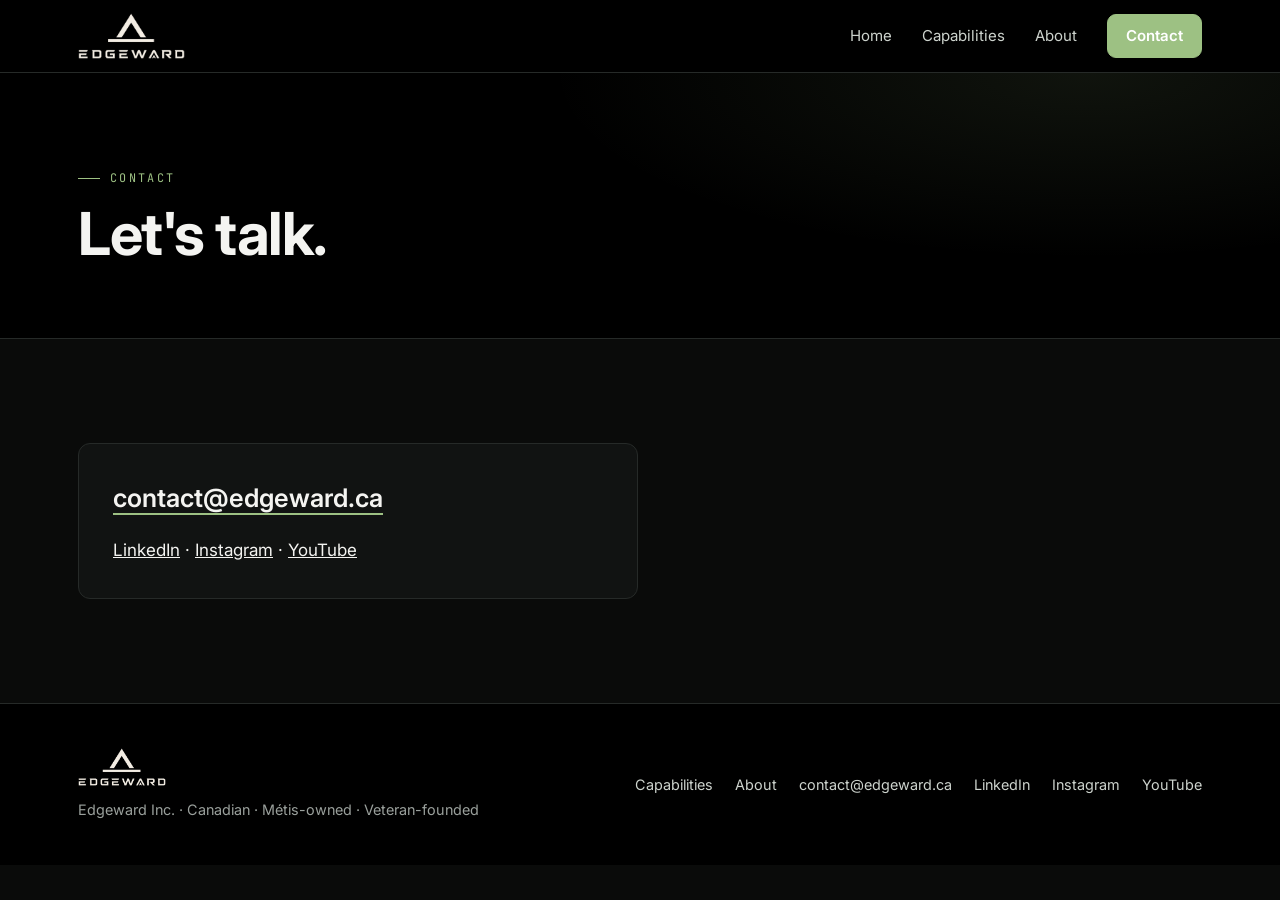
<file: contact.html>
<!DOCTYPE html>
<html lang="en">
<head>
<meta charset="UTF-8">
<meta name="viewport" content="width=device-width, initial-scale=1.0">
<title>Contact | Edgeward</title>
<meta name="description" content="Talk to Edgeward about autonomous drone software and TAK integration.">
<meta name="theme-color" content="#000000">
<meta property="og:type" content="website">
<meta property="og:url" content="https://edgeward.ca/contact.html">
<meta property="og:title" content="Contact | Edgeward">
<meta property="og:description" content="Talk to Edgeward about autonomous drone software and TAK integration.">
<meta property="og:image" content="https://edgeward.ca/assets/og-image.png">
<meta property="og:image:width" content="1200">
<meta property="og:image:height" content="630">
<meta property="og:locale" content="en_CA">
<meta name="twitter:card" content="summary_large_image">
<link rel="icon" type="image/svg+xml" href="assets/favicon.svg">
<link rel="icon" type="image/png" sizes="32x32" href="assets/favicon-32.png">
<link rel="apple-touch-icon" href="assets/apple-touch-icon.png">
<link rel="preconnect" href="https://fonts.googleapis.com">
<link rel="preconnect" href="https://fonts.gstatic.com" crossorigin>
<link href="https://fonts.googleapis.com/css2?family=Inter:wght@400;500;600;700&family=JetBrains+Mono:wght@400;500;600&display=swap" rel="stylesheet">
<link rel="stylesheet" href="assets/site.css">
</head>
<body>
<header class="site-head">
  <div class="wrap">
    <a class="brand" href="index.html" aria-label="Edgeward home"><img src="assets/img/logo-wordmark.png" alt="Edgeward" width="107" height="46"></a>
    <button class="menu-btn" aria-label="Menu" aria-expanded="false">Menu</button>
    <nav class="nav">
      <a href="index.html">Home</a>
      <a href="capabilities.html">Capabilities</a>
      <a href="about.html">About</a>
      <a class="btn" href="contact.html" aria-current="page">Contact</a>
    </nav>
  </div>
</header>
<main>
<section class="page-head"><div class="wrap"><p class="eyebrow">Contact</p><h1>Let's talk.</h1></div></section>
<section>
  <div class="wrap">
    <div class="contact-box rv" style="max-width:560px">
      <p><a class="big" href="mailto:contact@edgeward.ca">contact@edgeward.ca</a></p>
      <p style="margin:18px 0 0"><a href="https://www.linkedin.com/company/edgewardisr/">LinkedIn</a> · <a href="https://www.instagram.com/edgewardisr/">Instagram</a> · <a href="https://www.youtube.com/@Edge_Ward_ISR">YouTube</a></p>
    </div>
  </div>
</section>
</main>
<footer class="site-foot">
  <div class="wrap">
    <div><img src="assets/img/logo-wordmark.png" alt="Edgeward" width="88" height="38"><p style="margin:12px 0 0">Edgeward Inc. · Canadian · Métis-owned · Veteran-founded</p></div>
    <nav><a href="capabilities.html">Capabilities</a><a href="about.html">About</a><a href="mailto:contact@edgeward.ca">contact@edgeward.ca</a><a href="https://www.linkedin.com/company/edgewardisr/">LinkedIn</a><a href="https://www.instagram.com/edgewardisr/">Instagram</a><a href="https://www.youtube.com/@Edge_Ward_ISR">YouTube</a></nav>
  </div>
</footer>
<script src="assets/site.js"></script>
</body>
</html>
</file>
<file: assets/site.css>
:root{
  --ink:#0A0B0A; --ink-2:#111312; --ink-3:#181B1A; --black:#000;
  --paper:#F4F4F1; --soft:#CDD3CD; --muted:#9AA09C; --rule:#262A28; --rule-2:#3A403C;
  --accent:#9DC183; --accent-2:#B4D49C; --signal:#C5E86C; --warn:#E07B39;
  --max:1180px; --r:12px;
  --sans:'Inter',system-ui,-apple-system,Segoe UI,Roboto,sans-serif;
  --mono:'JetBrains Mono',ui-monospace,Menlo,Consolas,monospace;
}
*{box-sizing:border-box}
html{scroll-behavior:smooth}
body{margin:0;background:var(--ink);color:var(--paper);font-family:var(--sans);font-size:17px;line-height:1.6;-webkit-font-smoothing:antialiased;text-rendering:optimizeLegibility}
img,svg{max-width:100%;display:block}
a{color:inherit}
.wrap{max-width:var(--max);margin:0 auto;padding:0 28px}
.mono{font-family:var(--mono);font-size:.74rem;letter-spacing:.14em;text-transform:uppercase;color:var(--muted)}
.eyebrow{font-family:var(--mono);font-size:.74rem;letter-spacing:.2em;text-transform:uppercase;color:var(--accent);margin:0 0 14px;display:flex;align-items:center;gap:10px}
.eyebrow::before{content:"";width:22px;height:1px;background:var(--accent)}
h1,h2,h3{line-height:1.08;margin:0 0 16px;font-weight:700;letter-spacing:-.025em}
h1{font-size:clamp(2.5rem,6.2vw,4.7rem)}
h2{font-size:clamp(1.8rem,3.6vw,2.8rem)}
h3{font-size:1.22rem;letter-spacing:-.01em;line-height:1.25}
p{margin:0 0 14px}
.lead{font-size:1.16rem;color:var(--soft);max-width:620px}
.muted{color:var(--muted)}

/* header */
.site-head{position:sticky;top:0;z-index:30;background:rgba(0,0,0,.92);backdrop-filter:blur(12px);border-bottom:1px solid var(--rule)}
.site-head .wrap{display:flex;align-items:center;justify-content:space-between;height:72px}
.brand img{height:46px;width:auto}
.nav{display:flex;gap:30px;align-items:center}
.nav a{text-decoration:none;font-size:.94rem;color:var(--soft);transition:color .2s}
.nav a:hover,.nav a[aria-current="page"]{color:#fff}
.nav a[aria-current="page"]:not(.btn){box-shadow:inset 0 -2px 0 var(--accent)}
.nav .btn{padding:9px 18px;color:var(--ink)}
.menu-btn{display:none;background:none;border:1px solid var(--rule-2);color:var(--paper);border-radius:8px;padding:8px 12px;font:inherit;font-size:.9rem;cursor:pointer}

/* buttons */
.btn{display:inline-flex;align-items:center;gap:8px;background:var(--accent);color:var(--ink);text-decoration:none;font-weight:600;padding:14px 24px;border-radius:9px;border:1px solid var(--accent);transition:background .2s,transform .2s,border-color .2s}
.btn:hover{background:var(--accent-2);border-color:var(--accent-2);transform:translateY(-1px)}
.btn.ghost{background:rgba(10,11,10,.5);color:var(--paper);border-color:var(--rule-2)}
.btn.ghost:hover{border-color:var(--paper);background:rgba(10,11,10,.7)}
.btns{display:flex;gap:12px;flex-wrap:wrap;margin-top:30px}

/* hero */
.hero{position:relative;overflow:hidden;min-height:min(86vh,820px);display:flex;align-items:center;border-bottom:1px solid var(--rule);background:#0C0E0D}
.hero-bg{position:absolute;inset:0}
.hero-bg .hero-map{width:100%;height:100%;aspect-ratio:auto}
.hero::before{content:"";position:absolute;inset:0;z-index:1;pointer-events:none;background:linear-gradient(90deg,rgba(10,11,10,.96) 0%,rgba(10,11,10,.82) 38%,rgba(10,11,10,.12) 78%),linear-gradient(0deg,rgba(10,11,10,.9) 0%,transparent 26%)}
.hero>.wrap{position:relative;z-index:2;width:100%;padding-top:90px;padding-bottom:130px}
.hero h1{max-width:820px}
.hero h1 .hl{color:var(--accent)}
.kicker{font-family:var(--mono);font-size:.82rem;letter-spacing:.16em;text-transform:uppercase;color:var(--paper);margin:0 0 18px}
.hero .lead{font-size:1.24rem;max-width:560px}
.tag{display:inline-flex;gap:12px;align-items:center;margin-bottom:26px;padding:7px 14px 7px 12px;border:1px solid var(--rule-2);border-radius:99px;background:rgba(10,11,10,.6)}
.tag .mono{color:var(--soft);font-size:.7rem}
.dot{width:8px;height:8px;border-radius:50%;background:var(--signal);animation:blink 2s infinite}
@keyframes blink{0%{box-shadow:0 0 0 0 rgba(197,232,108,.5)}70%{box-shadow:0 0 0 9px rgba(197,232,108,0)}100%{box-shadow:0 0 0 0 rgba(197,232,108,0)}}
.hero-foot{position:absolute;z-index:2;left:0;right:0;bottom:0;border-top:1px solid var(--rule);background:rgba(0,0,0,.55);backdrop-filter:blur(6px)}
.hero-foot .wrap{padding-top:16px;padding-bottom:16px;display:flex;gap:34px;flex-wrap:wrap;align-items:center}
.hero-foot span{display:inline-flex;align-items:center;gap:9px;color:var(--soft)}
.hero-foot span::before{content:"";width:6px;height:6px;background:var(--accent);border-radius:1px;transform:rotate(45deg)}
.hero-foot .live{margin-left:auto;color:var(--muted)}
.hero-foot .live::before{display:none}

.hero-full{min-height:min(88vh,800px)}
.hero-full>.wrap{padding-bottom:90px}

/* sections */
section{padding:104px 0}
section.hero{padding:0}
.section-head{max-width:720px;margin-bottom:56px}
.alt{background:var(--black);border-top:1px solid var(--rule);border-bottom:1px solid var(--rule)}

/* built-on strip */
.strip{padding:22px 0;border-bottom:1px solid var(--rule);background:var(--black)}
.strip .wrap{display:flex;gap:14px 34px;flex-wrap:wrap;align-items:center;justify-content:space-between}
.strip b{font-family:var(--mono);font-weight:500;font-size:.8rem;letter-spacing:.12em;text-transform:uppercase;color:var(--soft)}

/* screens (framed graphics) */
.screen{margin:0;border:1px solid var(--rule-2);border-radius:14px;overflow:hidden;background:#0C0E0D;box-shadow:0 30px 70px -20px rgba(0,0,0,.8),0 0 0 1px rgba(0,0,0,.5)}
.screen-bar{display:flex;justify-content:space-between;align-items:center;gap:12px;padding:10px 14px;background:#060707;border-bottom:1px solid var(--rule)}
.screen-bar .mono{font-size:.66rem;display:flex;align-items:center;gap:8px;white-space:nowrap}
.screen-bar .mono i{width:6px;height:6px;border-radius:50%;background:var(--signal);display:inline-block}
.screen-bar .mono:first-child{min-width:0;overflow:hidden;text-overflow:ellipsis}
.screen-bar .cv{flex:none;color:var(--muted);border:1px solid var(--rule-2);border-radius:99px;padding:2px 9px;font-size:.6rem}
.scene{width:100%;height:auto;aspect-ratio:16/10}

/* showcase rows */
.show{display:grid;grid-template-columns:1.32fr 1fr;gap:64px;align-items:center;padding:56px 0}
.show+.show{border-top:1px solid var(--rule)}
.show.flip{grid-template-columns:1fr 1.32fr}
.show.flip .screen{order:2}
.show>*{min-width:0}
.num{font-family:var(--mono);font-size:.8rem;letter-spacing:.16em;color:var(--muted);margin-bottom:14px;display:block}
.num b{color:var(--accent);font-weight:500}
.show h2,.show h3{font-size:clamp(1.6rem,2.6vw,2.15rem);line-height:1.1;letter-spacing:-.025em;margin-bottom:14px}
.show p{color:var(--soft);font-size:1.06rem}
.show ul{padding-left:0;list-style:none;margin:18px 0 22px;color:var(--soft)}
.show li{position:relative;padding-left:22px;margin-bottom:9px;font-size:1rem}
.show li::before{content:"";position:absolute;left:2px;top:.62em;width:7px;height:7px;border:1.5px solid var(--accent);transform:rotate(45deg)}
.more{display:inline-flex;gap:8px;margin-top:10px;color:var(--accent);font-weight:600;text-decoration:none;font-size:.98rem}
.more:hover{color:var(--accent-2)}
.chips{display:flex;gap:8px;flex-wrap:wrap;margin-top:18px}

/* status chip */
.chip{display:inline-flex;align-items:center;gap:8px;font-family:var(--mono);font-size:.68rem;letter-spacing:.08em;text-transform:uppercase;padding:5px 11px;border-radius:99px;border:1px solid var(--rule-2);color:var(--soft);max-width:100%}
.chip::before{content:"";flex:none;width:7px;height:7px;border-radius:50%;background:var(--muted)}
.chip.flight::before{background:var(--signal)}
.chip.sim::before{background:var(--accent)}
.chip.bench::before{background:#DADFD9}
.legend{display:flex;gap:10px 22px;flex-wrap:wrap;margin-top:22px}
.legend .chip{border:0;padding:0}

/* capability cards (home) */
.capgrid{display:grid;grid-template-columns:repeat(4,1fr);gap:18px}
.capcard{display:flex;flex-direction:column;background:var(--ink-2);border:1px solid var(--rule);border-radius:var(--r);padding:26px;text-decoration:none;transition:border-color .2s,transform .2s}
.capcard:hover{border-color:var(--accent);transform:translateY(-3px)}
.capcard h3{font-size:1.15rem}
.capcard p{color:var(--soft);font-size:.95rem;margin:0}
.capcard .chips{margin-top:16px}
.capcard .more{margin-top:auto;padding-top:18px}

/* roadmap */
.road{display:grid;grid-template-columns:repeat(3,1fr);gap:20px;position:relative}
.road>div{background:var(--ink-2);border:1px solid var(--rule);border-radius:var(--r);padding:28px;position:relative}
.road>div:first-child{border-color:var(--accent)}
.road h3{margin-top:18px}
.road p{color:var(--soft);font-size:.98rem;margin:0}
.road>div:not(:last-child)::after{content:"→";position:absolute;right:-17px;top:50%;transform:translateY(-50%);color:var(--accent);font-family:var(--mono);background:var(--black);padding:2px 0;z-index:1}

/* flow */
.flow{display:grid;grid-template-columns:1fr auto 1.1fr auto 1fr;gap:16px;align-items:stretch}
.flow>*{min-width:0}
.node{background:var(--ink-2);border:1px solid var(--rule);border-radius:var(--r);padding:26px}
.node.core{border-color:var(--accent);background:linear-gradient(180deg,rgba(157,193,131,.09),rgba(157,193,131,.02))}
.node .mono{display:block;margin-bottom:10px}
.node.core .mono{color:var(--accent)}
.node strong{display:block;font-size:1.18rem;margin-bottom:8px;letter-spacing:-.01em}
.node ul{margin:0;padding-left:18px;color:var(--soft);font-size:.96rem}
.arrow{align-self:center;color:var(--accent);font-family:var(--mono);font-size:1.3rem}
.flow-note{margin-top:22px;text-align:center}

/* stats */
.stats{display:grid;grid-template-columns:repeat(4,1fr);border:1px solid var(--rule);border-radius:var(--r);overflow:hidden;background:var(--ink-2)}
.stat{padding:30px 26px;border-right:1px solid var(--rule)}
.stat:last-child{border-right:0}
.stat b{display:block;font-size:clamp(2.2rem,4vw,3.1rem);line-height:1;margin-bottom:12px;letter-spacing:-.03em}
.stat span{color:var(--muted);font-size:.92rem;display:block}
.stats.three{grid-template-columns:repeat(3,1fr)}
.stats.three .stat b{font-size:1.15rem;letter-spacing:-.01em}

/* audience */
.who{display:grid;grid-template-columns:repeat(3,1fr);gap:20px}
.who div{background:var(--ink-2);border:1px solid var(--rule);border-radius:var(--r);padding:26px;transition:border-color .2s,transform .2s}
.who div:hover{border-color:var(--accent);transform:translateY(-3px)}
.who .mono{display:block;color:var(--accent);margin-bottom:14px}
.who p{color:var(--soft);font-size:.98rem;margin:0}

/* founder band */
.founder{display:grid;grid-template-columns:1fr 1.1fr;gap:64px;align-items:center}
.founder>*{min-width:0}
.founder img{width:100%;aspect-ratio:4/3;object-fit:cover;border-radius:var(--r);border:1px solid var(--rule-2);filter:saturate(.7) contrast(1.05)}
.badges{display:flex;gap:8px;flex-wrap:wrap;margin:20px 0 6px}
.badges span{font-family:var(--mono);font-size:.7rem;letter-spacing:.1em;text-transform:uppercase;border:1px solid var(--rule-2);border-radius:99px;padding:6px 12px;color:var(--soft)}

/* field photos */
.field{display:grid;grid-template-columns:repeat(3,1fr);gap:18px}
.field figure{margin:0}
.field img{width:100%;aspect-ratio:4/3;object-fit:cover;border-radius:var(--r);border:1px solid var(--rule-2);filter:saturate(.75)}
.field figcaption,.media figcaption{margin-top:10px;font-size:.86rem;color:var(--muted)}
.media{margin:0}
.media img{width:100%;aspect-ratio:4/3;object-fit:cover;border-radius:var(--r);border:1px solid var(--rule-2);filter:saturate(.75)}

/* page header */
.page-head{padding:96px 0 56px;border-bottom:1px solid var(--rule);background:radial-gradient(ellipse 60% 100% at 85% 0%,rgba(157,193,131,.10),transparent 70%),var(--black)}
.page-head h1{font-size:clamp(2.2rem,5vw,3.7rem);max-width:860px}

/* process */
.steps{display:grid;grid-template-columns:repeat(4,1fr);gap:18px;counter-reset:s}
.step{background:var(--ink-2);border:1px solid var(--rule);border-radius:var(--r);padding:24px}
.step::before{counter-increment:s;content:"0" counter(s);font-family:var(--mono);color:var(--accent);font-size:.85rem;display:block;margin-bottom:12px}
.step p{color:var(--soft);font-size:.95rem;margin:0}

/* cta */
.cta{text-align:center;background:radial-gradient(ellipse 50% 90% at 50% 100%,rgba(157,193,131,.13),transparent 70%),var(--black);border-top:1px solid var(--rule)}
.cta .eyebrow{justify-content:center}
.cta h2{max-width:760px;margin-left:auto;margin-right:auto}
.cta .lead{margin:0 auto}
.cta .btns{justify-content:center}

/* about */
.about-grid{display:grid;grid-template-columns:1.2fr .8fr;gap:64px;align-items:start}
.about-grid>*{min-width:0}
.about-grid p{color:var(--soft)}
.about-grid p.lead{color:var(--paper)}
.facts{background:var(--ink-2);border:1px solid var(--rule);border-radius:var(--r);padding:26px}
.facts dl{margin:0}
.facts dt{font-family:var(--mono);font-size:.7rem;letter-spacing:.12em;text-transform:uppercase;color:var(--muted);margin-top:18px}
.facts dt:first-child{margin-top:0}
.facts dd{margin:4px 0 0}

/* contact */
.contact-grid{display:grid;grid-template-columns:1fr 1fr;gap:28px}
.contact-box{background:var(--ink-2);border:1px solid var(--rule);border-radius:var(--r);padding:34px}
.contact-box a.big{font-size:clamp(1.2rem,2.6vw,1.6rem);font-weight:600;text-decoration:none;border-bottom:2px solid var(--accent);word-break:break-word}
.contact-box ul{margin:14px 0 0;padding-left:18px;color:var(--soft)}
.contact-box li{margin-bottom:8px}

/* footer */
.site-foot{background:var(--black);border-top:1px solid var(--rule);padding:44px 0;color:var(--muted);font-size:.9rem}
.site-foot .wrap{display:flex;justify-content:space-between;gap:24px;flex-wrap:wrap;align-items:center}
.site-foot img{height:38px;width:auto}
.site-foot a{color:var(--soft);text-decoration:none}
.site-foot a:hover{color:#fff}
.site-foot nav{display:flex;gap:10px 22px;flex-wrap:wrap}

/* reveal on scroll (only when JS is running) */
.js .rv{opacity:0;transform:translateY(18px);transition:opacity .7s ease,transform .7s ease}
.js .rv.in{opacity:1;transform:none}

/* responsive */
@media (max-width:960px){
  .show,.founder,.about-grid,.contact-grid{grid-template-columns:1fr;gap:30px}
  .show{padding:44px 0}
  .show.flip{grid-template-columns:1fr}
  .show.flip .screen{order:0}
  .who,.field,.road{grid-template-columns:1fr}
  .capgrid{grid-template-columns:repeat(2,1fr)}
  .road>div:not(:last-child)::after{right:auto;left:50%;top:auto;bottom:-19px;transform:translateX(-50%) rotate(90deg)}
  .flow{grid-template-columns:1fr}
  .arrow{transform:rotate(90deg);justify-self:center}
  .stats{grid-template-columns:repeat(2,1fr)}
  .stat:nth-child(2){border-right:0}
  .stat:nth-child(-n+2){border-bottom:1px solid var(--rule)}
  .steps{grid-template-columns:repeat(2,1fr)}
  .hero-foot .live{display:none}
}
@media (max-width:720px){
  body{font-size:16px}
  .wrap{padding:0 16px}
  section{padding:72px 0}
  .section-head{margin-bottom:36px}
  .menu-btn{display:block}
  .nav{display:none;position:absolute;top:72px;left:0;right:0;flex-direction:column;align-items:stretch;gap:0;background:#000;border-bottom:1px solid var(--rule);padding:6px 16px 18px}
  .nav.open{display:flex}
  .nav a{padding:14px 0;border-bottom:1px solid var(--rule)}
  .nav a[aria-current="page"]:not(.btn){box-shadow:none;color:var(--accent)}
  .nav .btn{margin-top:14px;justify-content:center;border-bottom:1px solid var(--accent)}
  .hero{min-height:0;flex-direction:column;align-items:stretch}
  .hero>.wrap{order:1;padding-top:44px;padding-bottom:36px}
  .hero-bg{position:relative;inset:auto;order:2;height:300px;border-top:1px solid var(--rule)}
  .hero-foot{position:relative;order:3}
  .hero::before{display:none}
  .tag{padding:6px 12px 6px 10px;gap:9px}
  .tag .mono{font-size:.6rem;letter-spacing:.1em}
  .hero-foot .wrap{gap:8px 22px}
  .strip .wrap{justify-content:flex-start}
  .steps,.stats.three,.capgrid{grid-template-columns:1fr}
  .stats.three .stat{border-right:0;border-bottom:1px solid var(--rule)}
  .stats.three .stat:last-child{border-bottom:0}
  .btns .btn{flex:1 1 auto;justify-content:center}
}
@media (prefers-reduced-motion:reduce){
  html{scroll-behavior:auto}
  .dot{animation:none}
  .js .rv{opacity:1;transform:none;transition:none}
}
</file>
